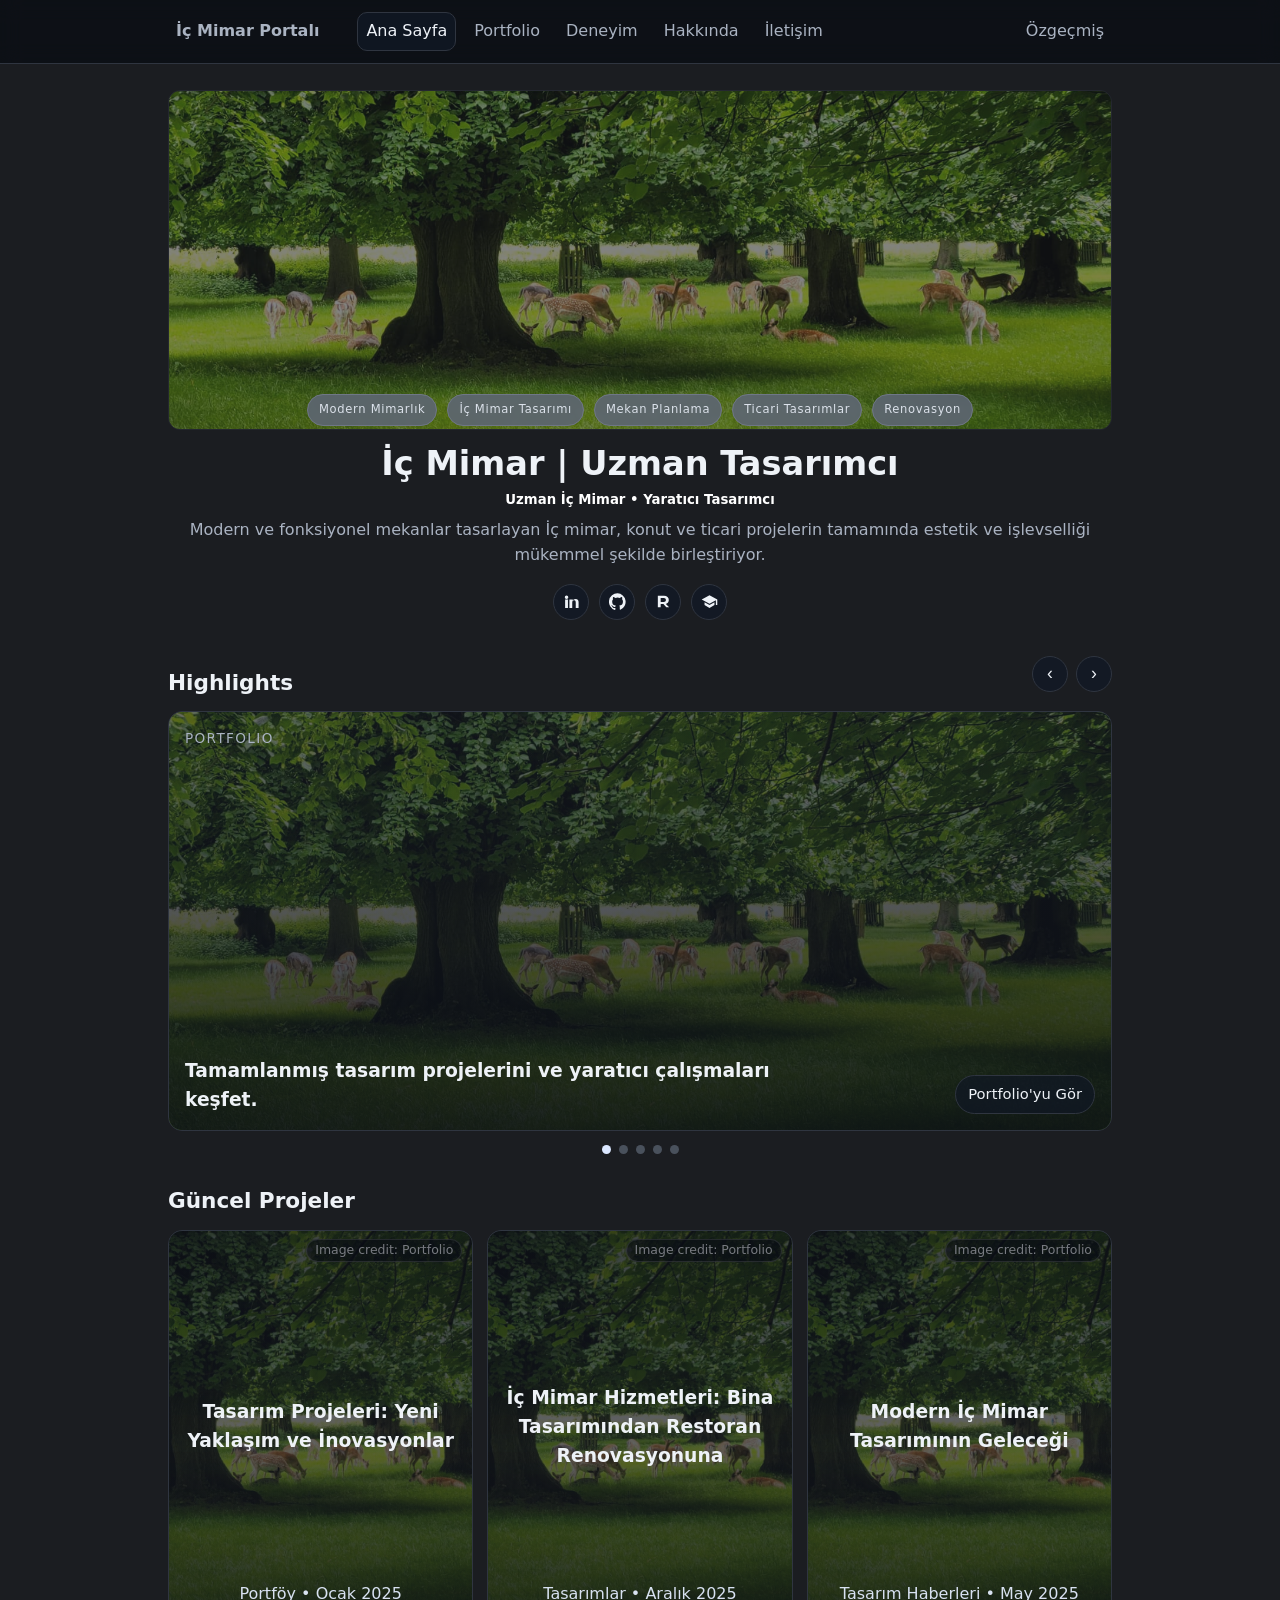
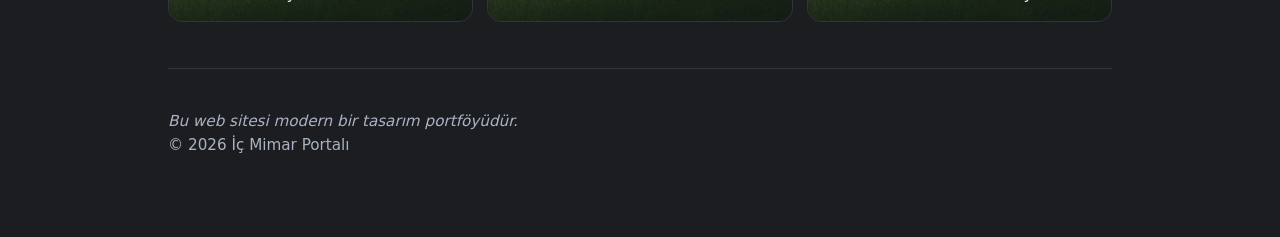
<file: index.html>
﻿<!doctype html>
<html lang="en">
<head>
  <meta charset="utf-8" />
  <meta name="viewport" content="width=device-width,initial-scale=1" />
  <title>İç Mimar Portalı</title>
  <link rel="stylesheet" href="style.css" />
  
  
  
</head>
<body>
    <div class="nav">
    <div class="nav-inner">
      <div class="leftnav">
        <span class="brand"><a class="brand" href="index.html">İç Mimar Portalı</a></span>
        <a class="active" href="index.html">Ana Sayfa</a>
        <a href="portfolio.html">Portfolio</a>
        <a href="experience.html">Deneyim</a>
        <a href="about.html">Hakkında</a>
        <a href="contact.html">İletişim</a>
      </div>
      <details class="mobile-menu">
        <summary aria-label="Open navigation menu">&#9776;</summary>
        <div class="mobile-menu-panel">
          <a class="active" href="index.html">Ana Sayfa</a>
          <a href="portfolio.html">Portfolio</a>
          <a href="experience.html">Deneyim</a>
          <a href="about.html">Hakkında</a>
          <a href="contact.html">İletişim</a>
        </div>
      </details>
      <div><a href="resume.html">Özgeçmiş</a></div>
    </div>
  </div>

  <main class="wrap">
    <div class="hero-wrap">
      <img class="hero" src="buse.jpg" alt="Portfolio Hero" />
      <div class="pills hero-pills">
        <div class="pill">Modern Mimarlık</div>
        <div class="pill">İç Mimar Tasarımı</div>
        <div class="pill">Mekan Planlama</div>
        <div class="pill">Ticari Tasarımlar</div>
        <div class="pill">Renovasyon</div>
      </div>
    </div>
    <div class="home-name-row">
      <h1 class="home-name">İç Mimar | Uzman Tasarımcı</h1>
    </div>
    <p class="index_role">Uzman İç Mimar • Yaratıcı Tasarımcı</p>
    <p class="subtitle">Modern ve fonksiyonel mekanlar tasarlayan İç mimar, konut ve ticari projelerin tamamında estetik ve işlevselliği mükemmel şekilde birleştiriyor.</p>
    <p class="pub-actions home-social-cta" aria-label="External profile links">
      <a class="home-social-btn" href="https://www.linkedin.com/in/ulubilge-ulusoy-4237b5107" target="_blank" rel="noopener noreferrer" aria-label="LinkedIn">
        <svg viewBox="0 0 24 24" aria-hidden="true"><path d="M4.98 3.5A2.5 2.5 0 1 0 5 8.5a2.5 2.5 0 0 0-.02-5zM3 9h4v12H3V9zm7 0h3.83v1.64h.05c.53-1 1.84-2.06 3.78-2.06C21.1 8.58 22 10.6 22 13.2V21h-4v-6.92c0-1.65-.03-3.77-2.3-3.77-2.3 0-2.65 1.8-2.65 3.66V21h-4V9z"/></svg>
      </a>
      <a class="home-social-btn" href="https://github.com/ulubilgeulusoy" target="_blank" rel="noopener noreferrer" aria-label="GitHub">
        <svg viewBox="0 0 24 24" aria-hidden="true"><path d="M12 .5A12 12 0 0 0 8.2 23.9c.6.1.8-.3.8-.6v-2.2c-3.3.7-4-1.4-4-1.4-.6-1.3-1.4-1.7-1.4-1.7-1.1-.8.1-.8.1-.8 1.2.1 1.8 1.2 1.8 1.2 1.1 1.8 2.8 1.3 3.5 1 .1-.8.4-1.3.8-1.6-2.6-.3-5.3-1.3-5.3-5.8 0-1.3.5-2.4 1.2-3.2-.1-.3-.5-1.5.1-3.1 0 0 1-.3 3.3 1.2a11.3 11.3 0 0 1 6 0c2.3-1.5 3.3-1.2 3.3-1.2.6 1.6.2 2.8.1 3.1.8.9 1.2 2 1.2 3.2 0 4.5-2.7 5.5-5.3 5.8.4.3.8 1 .8 2.1v3.1c0 .3.2.7.8.6A12 12 0 0 0 12 .5z"/></svg>
      </a>
      <a class="home-social-btn" href="https://www.researchgate.net/profile/Ulubilge-Ulusoy" target="_blank" rel="noopener noreferrer" aria-label="ResearchGate">
        <svg viewBox="0 0 24 24" aria-hidden="true"><path d="M4 4h8.7c4.2 0 6.8 2.3 6.8 6 0 2.7-1.5 4.7-4.1 5.5L20 20h-4.1l-4-4.4H8V20H4V4zm4 3v5.6h4.5c1.8 0 2.9-1.1 2.9-2.8S14.3 7 12.5 7H8z"/></svg>
      </a>
      <a class="home-social-btn" href="https://scholar.google.com/citations?user=ip4ev94AAAAJ&hl=en&oi=ao" target="_blank" rel="noopener noreferrer" aria-label="Google Scholar">
        <svg viewBox="0 0 24 24" aria-hidden="true"><path d="M12 3 1 9l11 6 9-4.91V17h2V9L12 3zm0 14L5 13.18V17l7 4 7-4v-3.82L12 17z"/></svg>
      </a>
    </p>

    <div class="highlights-header">
      <h2>Highlights</h2>
      <div class="carousel-controls" aria-label="Highlight carousel controls">
        <button class="carousel-btn" id="highlights-prev" type="button" aria-label="Show previous highlights">&#8249;</button>
        <button class="carousel-btn" id="highlights-next" type="button" aria-label="Show next highlights">&#8250;</button>
      </div>
    </div>
    <section class="highlights-carousel" aria-label="Highlights carousel">
      <div class="highlights-track" id="highlights-track">
        <article class="card highlight-slide">
          <img class="highlight-image" src="buse.jpg" alt="Portfolio highlight" />
          <p class="overline">Portfolio</p>
          <div class="highlight-footer">
            <h3>Tamamlanmış tasarım projelerini ve yaratıcı çalışmaları keşfet.</h3>
            <p class="pub-actions"><a class="pub-link-btn" href="portfolio.html">Portfolio'yu Gör</a></p>
          </div>
        </article>
        <article class="card highlight-slide">
          <img class="highlight-image" src="buse.jpg" alt="Deneyim highlight" />
          <p class="overline">Deneyim</p>
          <div class="highlight-footer">
            <h3>Profesyonel deneyim, liderlik ve takım çalışması sonuçları.</h3>
            <p class="pub-actions"><a class="pub-link-btn" href="experience.html">Deneyimi Gör</a></p>
          </div>
        </article>
        <article class="card highlight-slide">
          <img class="highlight-image" src="buse.jpg" alt="Hakkında highlight" />
          <p class="overline">Hakkında</p>
          <div class="highlight-footer">
            <h3>Beni tanı, ilham kaynaklarımı ve kariyer yolumu keşfet.</h3>
            <p class="pub-actions"><a class="pub-link-btn" href="about.html">Hakkında Oku</a></p>
          </div>
        </article>
        <article class="card highlight-slide">
          <img class="highlight-image" src="buse.jpg" alt="İçerik highlight" />
          <p class="overline">İletişim</p>
          <div class="highlight-footer">
            <h3>Benimle iletişim kur, yeni projeler hakkında konuşalım.</h3>
            <p class="pub-actions"><a class="pub-link-btn" href="contact.html">İletişim Bilgileri</a></p>
          </div>
        </article>
        <article class="card highlight-slide">
          <img class="highlight-image" src="buse.jpg" alt="Hakkında" />
          <p class="overline">Özgeçmiş</p>
          <div class="highlight-footer">
            <h3>Profesyonel özgeçmiş ve sertifikalar</h3>
            <p class="pub-actions"><a class="pub-link-btn" href="resume.html">Özgeçmiş'i İndir</a></p>
          </div>
        </article>
      </div>
    </section>
    <div class="carousel-dots" id="highlights-dots" aria-label="Highlights slide selectors"></div>

    <h2 id="section-news">Güncel Projeler</h2>
    <div class="grid news-grid">
      <article class="card span news-flip-card" tabindex="0">
        <div class="news-flip-inner">
          <div class="news-face news-face-front">
            <div class="image-with-credit">
              <img class="modal-img-thumb-news" src="buse.jpg" alt="Proje Haberi"/>
              <span class="image-credit">Image credit: Portfolio</span>
            </div>
            <h3>Tasarım Projeleri: Yeni Yaklaşım ve İnovasyonlar</h3>
            <p class="pub-actions mobile-news-action"><a class="pub-link-btn" href="#">Makaleyi Oku</a></p>
            <p class="meta">Portföy • Ocak 2025</p>  
          </div>
          <div class="news-face news-face-back">
            <div class="image-with-credit">
              <img class="modal-img-thumb-news" src="buse.jpg" alt="Proje Haberi"/>
              <span class="image-credit">Image credit: Portfolio</span>
            </div>
            <div class="pub-row news-meta-row">
              <p class="pub-actions"><a class="pub-link-btn" href="#">Makaleyi Oku</a></p>
            </div>
          </div>
        </div>
      </article>
      <article class="card span news-flip-card" tabindex="0">
        <div class="news-flip-inner">
          <div class="news-face news-face-front">
            <div class="image-with-credit">
              <img class="modal-img-thumb-news" src="buse.jpg" alt="İç Mimar Tasarım"/>
              <span class="image-credit">Image credit: Portfolio</span>
            </div>
            <h3>İç Mimar Hizmetleri: Bina Tasarımından Restoran Renovasyonuna</h3>
            <p class="pub-actions mobile-news-action"><a class="pub-link-btn" href="#">Makaleyi Oku</a></p>
            <p class="meta">Tasarımlar • Aralık 2025</p>
          </div>
          <div class="news-face news-face-back">
            <div class="image-with-credit">
              <img class="modal-img-thumb-news" src="buse.jpg" alt="İç Mimar Tasarım"/>
              <span class="image-credit">Image credit: Portfolio</span>
            </div>
            <div class="pub-row news-meta-row">   
              <p class="pub-actions"><a class="pub-link-btn" href="#">Makaleyi Oku</a></p>
            </div>
          </div>
        </div>
      </article>
      <article class="card span news-flip-card" tabindex="0">
        <div class="news-flip-inner">
          <div class="news-face news-face-front">
            <div class="image-with-credit">
              <img class="modal-img-thumb-news" src="buse.jpg" alt="Modern İç Mimar Alan"/>
              <span class="image-credit">Image credit: Portfolio</span>
            </div>
            <h3>Modern İç Mimar Tasarımının Geleceği</h3>
            <p class="pub-actions mobile-news-action"><a class="pub-link-btn" href="#">Makaleyi Oku</a></p>
            <p class="meta">Tasarım Haberleri • May 2025</p>
          </div>
          <div class="news-face news-face-back">
            <div class="image-with-credit">
              <img class="modal-img-thumb-news" src="buse.jpg" alt="Modern İç Mimar Alan"/>
              <span class="image-credit">Image credit: Portfolio</span>
            </div>
            <div class="pub-row news-meta-row">
              <p class="pub-actions"><a class="pub-link-btn" href="#">Makaleyi Oku</a></p>
            </div>
          </div>
        </div>
      </article>
    </div>

    <footer>
      <br><i>Bu web sitesi modern bir tasarım portföyüdür.</i>
      <br>© <span id="year"></span> İç Mimar Portalı
    </footer>
  </main>

  <script>
    (function initHighlightsCarousel() {
      const carousel = document.querySelector(".highlights-carousel");
      const track = document.getElementById("highlights-track");
      const prevBtn = document.getElementById("highlights-prev");
      const nextBtn = document.getElementById("highlights-next");
      const dotsWrap = document.getElementById("highlights-dots");
      if (!carousel || !track || !prevBtn || !nextBtn || !dotsWrap) return;

      const slides = Array.from(track.querySelectorAll(".highlight-slide"));
      if (slides.length < 2) return;

      const firstClone = slides[0].cloneNode(true);
      const lastClone = slides[slides.length - 1].cloneNode(true);
      firstClone.setAttribute("aria-hidden", "true");
      lastClone.setAttribute("aria-hidden", "true");
      track.insertBefore(lastClone, slides[0]);
      track.appendChild(firstClone);

      const allSlides = Array.from(track.querySelectorAll(".highlight-slide"));
      let index = 1; // start at first real slide
      let isTransitioning = false;

      const dots = slides.map(function (_, i) {
        const dot = document.createElement("button");
        dot.className = "carousel-dot";
        dot.type = "button";
        dot.setAttribute("aria-label", `Go to highlight ${i + 1}`);
        dot.addEventListener("click", function () {
          if (isTransitioning) return;
          index = i + 1;
          updateCarousel(true);
        });
        dotsWrap.appendChild(dot);
        return dot;
      });

      function activeDotIndex() {
        if (index === 0) return slides.length - 1;
        if (index === allSlides.length - 1) return 0;
        return index - 1;
      }

      function updateCarousel(withTransition) {
        const slideWidth = allSlides[0].getBoundingClientRect().width;
        track.style.transition = withTransition ? "transform 320ms ease" : "none";
        track.style.transform = `translateX(-${index * slideWidth}px)`;
        dots.forEach(function (dot, dotIndex) {
          dot.classList.toggle("active", dotIndex === activeDotIndex());
        });
      }

      prevBtn.addEventListener("click", function () {
        if (isTransitioning) return;
        isTransitioning = true;
        index -= 1;
        updateCarousel(true);
      });

      nextBtn.addEventListener("click", function () {
        if (isTransitioning) return;
        isTransitioning = true;
        index += 1;
        updateCarousel(true);
      });

      let touchStartX = 0;
      let touchStartY = 0;
      carousel.addEventListener("touchstart", function (event) {
        const touch = event.changedTouches[0];
        touchStartX = touch.clientX;
        touchStartY = touch.clientY;
      }, { passive: true });

      carousel.addEventListener("touchend", function (event) {
        const touch = event.changedTouches[0];
        const deltaX = touch.clientX - touchStartX;
        const deltaY = touch.clientY - touchStartY;
        const isHorizontalSwipe = Math.abs(deltaX) > 45 && Math.abs(deltaX) > Math.abs(deltaY);
        if (!isHorizontalSwipe) return;
        if (isTransitioning) return;

        isTransitioning = true;
        if (deltaX < 0) {
          index += 1;
        } else {
          index -= 1;
        }
        updateCarousel(true);
      }, { passive: true });

      track.addEventListener("transitionend", function () {
        if (index === 0) {
          index = slides.length;
          updateCarousel(false);
        } else if (index === allSlides.length - 1) {
          index = 1;
          updateCarousel(false);
        }
        isTransitioning = false;
      });

      window.addEventListener("resize", function () {
        updateCarousel(false);
      });
      updateCarousel(false);
    })();

    (function initNewsCubeCarousel() {
      const newsGrid = document.querySelector(".news-grid");
      if (!newsGrid) return;
      const cards = Array.from(newsGrid.querySelectorAll(".news-flip-card"));
      if (cards.length < 2) return;

      const mobileQuery = window.matchMedia("(max-width: 760px)");
      let index = 0;
      let touchStartX = 0;
      let touchStartY = 0;
      let isAnimating = false;

      function setStates() {
        cards.forEach(function (card, i) {
          card.classList.remove("cube-current", "cube-next", "cube-prev", "cube-hidden");
          const next = (index + 1) % cards.length;
          const prev = (index - 1 + cards.length) % cards.length;
          if (i === index) {
            card.classList.add("cube-current");
          } else if (i === next) {
            card.classList.add("cube-next");
          } else if (i === prev) {
            card.classList.add("cube-prev");
          } else {
            card.classList.add("cube-hidden");
          }
        });
      }

      function goNext() {
        if (isAnimating) return;
        isAnimating = true;
        index = (index + 1) % cards.length;
        setStates();
        window.setTimeout(function () { isAnimating = false; }, 430);
      }

      function goPrev() {
        if (isAnimating) return;
        isAnimating = true;
        index = (index - 1 + cards.length) % cards.length;
        setStates();
        window.setTimeout(function () { isAnimating = false; }, 430);
      }

      function enableMobileCube() {
        newsGrid.classList.add("cube-mode");
        setStates();
      }

      function disableMobileCube() {
        newsGrid.classList.remove("cube-mode");
        cards.forEach(function (card) {
          card.classList.remove("cube-current", "cube-next", "cube-prev", "cube-hidden");
        });
      }

      function syncMode() {
        if (mobileQuery.matches) enableMobileCube();
        else disableMobileCube();
      }

      newsGrid.addEventListener("touchstart", function (event) {
        if (!mobileQuery.matches) return;
        const touch = event.changedTouches[0];
        touchStartX = touch.clientX;
        touchStartY = touch.clientY;
      }, { passive: true });

      newsGrid.addEventListener("touchend", function (event) {
        if (!mobileQuery.matches) return;
        const touch = event.changedTouches[0];
        const deltaX = touch.clientX - touchStartX;
        const deltaY = touch.clientY - touchStartY;
        const isHorizontalSwipe = Math.abs(deltaX) > 40 && Math.abs(deltaX) > Math.abs(deltaY);
        if (!isHorizontalSwipe) return;
        if (deltaX < 0) goNext();
        else goPrev();
      }, { passive: true });

      mobileQuery.addEventListener("change", syncMode);
      syncMode();
    })();
  </script>

  <script>
    document.getElementById("year").textContent = new Date().getFullYear();
  </script>

</body>
</html>
</file>
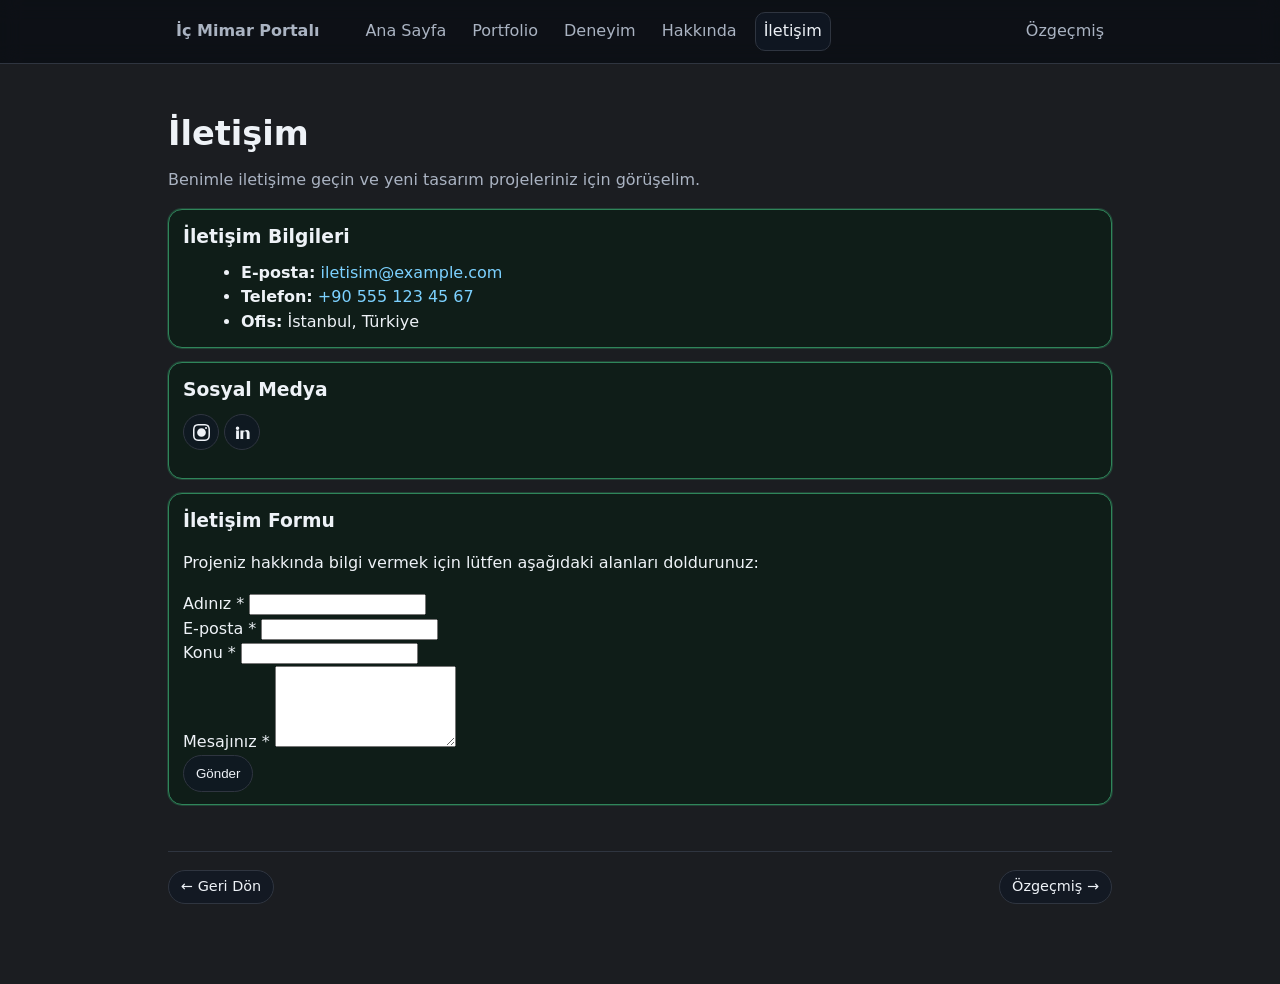
<file: contact.html>
<!doctype html>
<html lang="en">
<head>
  <meta charset="utf-8" />
  <meta name="viewport" content="width=device-width,initial-scale=1" />
  <title>İletişim - İç Mimar Portalı</title>
  <link rel="stylesheet" href="style.css" />
</head>
<body>
    <div class="nav">
    <div class="nav-inner">
      <div class="leftnav">
        <span class="brand"><a class="brand" href="index.html">İç Mimar Portalı</a></span>
        <a href="index.html">Ana Sayfa</a>
        <a href="portfolio.html">Portfolio</a>
        <a href="experience.html">Deneyim</a>
        <a href="about.html">Hakkında</a>
        <a class="active" href="contact.html">İletişim</a>
      </div>
      <details class="mobile-menu">
        <summary aria-label="Open navigation menu">&#9776;</summary>
        <div class="mobile-menu-panel">
          <a href="index.html">Ana Sayfa</a>
          <a href="portfolio.html">Portfolio</a>
          <a href="experience.html">Deneyim</a>
          <a href="about.html">Hakkında</a>
          <a class="active" href="contact.html">İletişim</a>
        </div>
      </details>
      <div><a href="resume.html">Özgeçmiş</a></div>
    </div>
  </div>

  <main class="wrap">
    <h1>İletişim</h1>
    <p class="subtitle">Benimle iletişime geçin ve yeni tasarım projeleriniz için görüşelim.</p>

    <div class="grid">
      <div class="card highlight">
        <h3>İletişim Bilgileri</h3>
        <ul>
          <li><strong>E-posta:</strong> <a href="mailto:iletisim@example.com">iletisim@example.com</a></li>
          <li><strong>Telefon:</strong> <a href="tel:+905551234567">+90 555 123 45 67</a></li>
          <li><strong>Ofis:</strong> İstanbul, Türkiye</li>
        </ul>
      </div>

      <div class="card highlight">
        <h3>Sosyal Medya</h3>
        <p class="pub-actions" aria-label="Social profile links">
          <a class="home-social-btn" href="https://www.instagram.com" target="_blank" rel="noopener noreferrer" aria-label="Instagram">
            <svg viewBox="0 0 24 24" aria-hidden="true"><path d="M12 2.163c3.204 0 3.584.012 4.85.07 3.252.148 4.771 1.691 4.919 4.919.058 1.266.069 1.646.069 4.85 0 3.204-.012 3.584-.07 4.85-.149 3.225-1.664 4.771-4.919 4.919-1.266.058-1.644.07-4.85.07-3.204 0-3.584-.012-4.85-.07-3.251-.149-4.771-1.699-4.919-4.92-.058-1.265-.07-1.644-.07-4.849 0-3.204.013-3.583.07-4.849.149-3.227 1.664-4.771 4.919-4.919 1.266-.057 1.645-.069 4.849-.069zm0-2.163c-3.259 0-3.667.014-4.947.072-4.358.2-6.78 2.618-6.98 6.98-.059 1.281-.073 1.689-.073 4.948 0 3.259.014 3.668.072 4.948.2 4.358 2.618 6.78 6.98 6.98 1.281.058 1.689.072 4.948.072 3.259 0 3.668-.014 4.948-.072 4.354-.2 6.782-2.618 6.979-6.98.059-1.28.073-1.689.073-4.948 0-3.259-.014-3.667-.072-4.947-.196-4.354-2.617-6.78-6.979-6.98-1.281-.059-1.69-.073-4.949-.073zM5.838 12a6.162 6.162 0 1 1 12.324 0 6.162 6.162 0 0 1-12.324 0zM12 16a4 4 0 1 1 0-8 4 4 0 0 1 0 8zm4.965-10.322a1.44 1.44 0 1 1 2.881.001 1.44 1.44 0 0 1-2.881-.001z"/></svg>
          </a>
          <a class="home-social-btn" href="https://www.linkedin.com" target="_blank" rel="noopener noreferrer" aria-label="LinkedIn">
            <svg viewBox="0 0 24 24" aria-hidden="true"><path d="M4.98 3.5A2.5 2.5 0 1 0 5 8.5a2.5 2.5 0 0 0-.02-5zM3 9h4v12H3V9zm7 0h3.83v1.64h.05c.53-1 1.84-2.06 3.78-2.06C21.1 8.58 22 10.6 22 13.2V21h-4v-6.92c0-1.65-.03-3.77-2.3-3.77-2.3 0-2.65 1.8-2.65 3.66V21h-4V9z"/></svg>
          </a>
        </p>
      </div>

      <div class="card highlight">
        <h3>İletişim Formu</h3>
        <p>Projeniz hakkında bilgi vermek için lütfen aşağıdaki alanları doldurunuz:</p>
        <form class="contact-form">
          <div class="form-group">
            <label for="name">Adınız *</label>
            <input type="text" id="name" name="name" required>
          </div>
          <div class="form-group">
            <label for="email">E-posta *</label>
            <input type="email" id="email" name="email" required>
          </div>
          <div class="form-group">
            <label for="subject">Konu *</label>
            <input type="text" id="subject" name="subject" required>
          </div>
          <div class="form-group">
            <label for="message">Mesajınız *</label>
            <textarea id="message" name="message" rows="5" required></textarea>
          </div>
          <button type="submit" class="btn">Gönder</button>
        </form>
      </div>
    </div>

    <footer class="page-pager">
      <a class="page-pager-link" href="about.html" aria-label="Go to previous page: Hakkında">&larr; Geri Dön</a>
      <a class="page-pager-link" href="resume.html" aria-label="Go to next page: Özgeçmiş">Özgeçmiş &rarr;</a>
    </footer>
  </main>
</body>
</html>
</file>
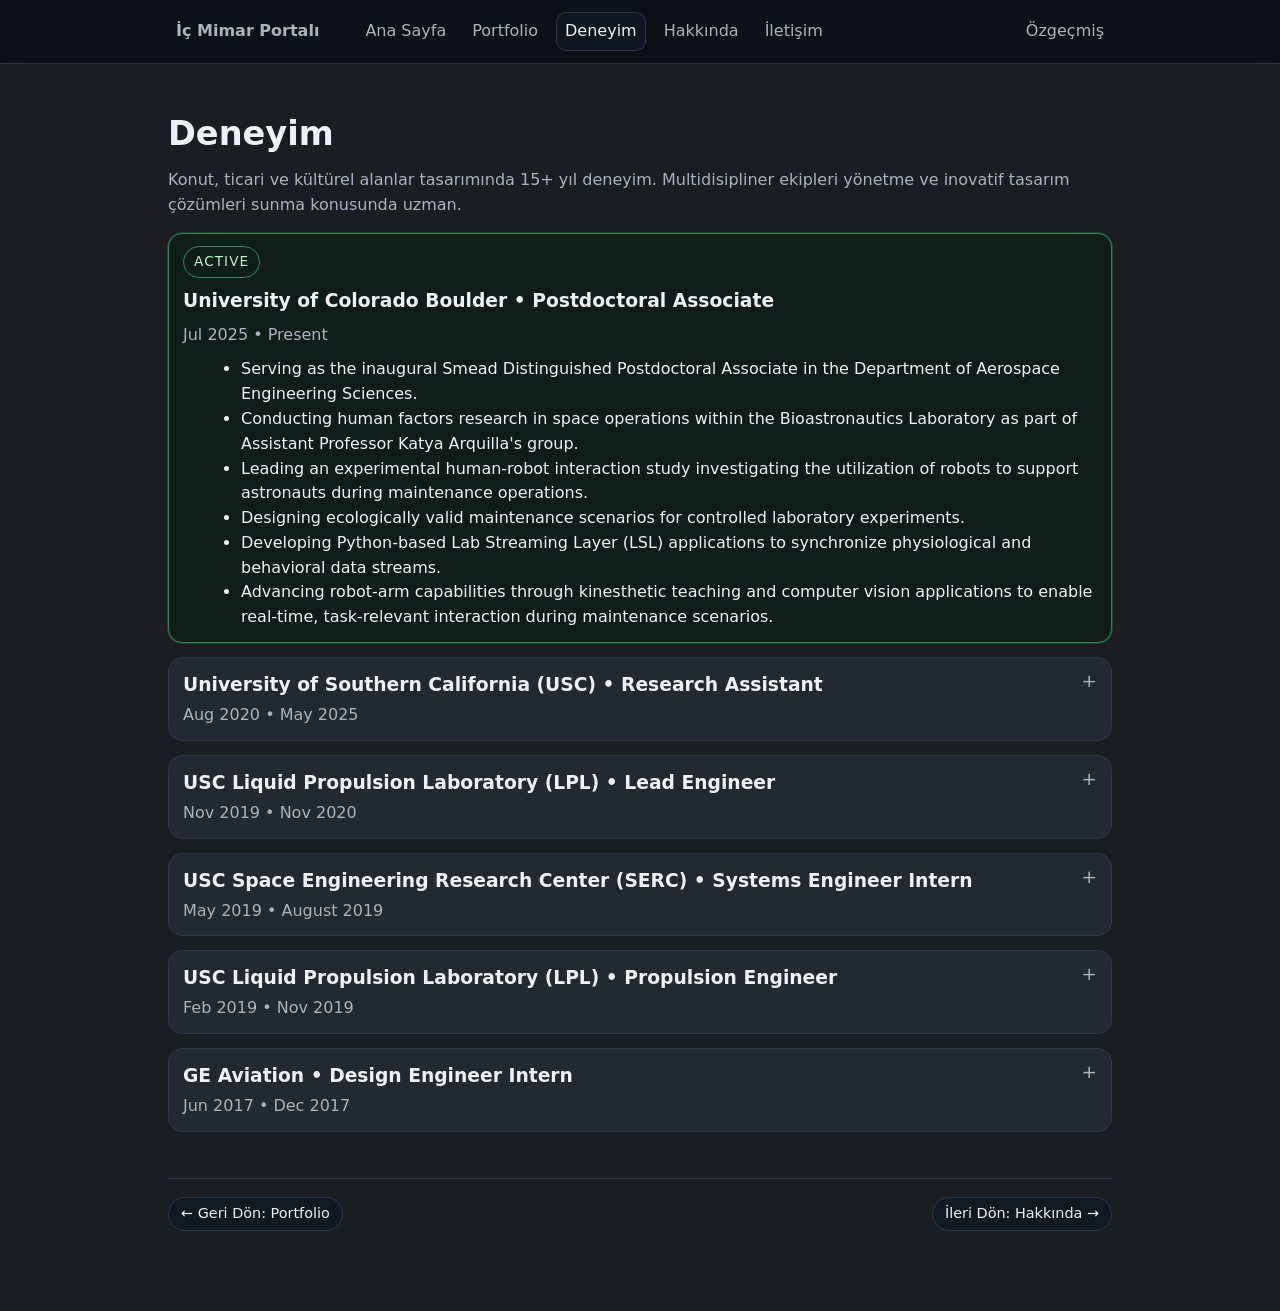
<file: experience.html>
﻿<!doctype html>
<html lang="en">
<head>
  <meta charset="utf-8" />
  <meta name="viewport" content="width=device-width,initial-scale=1" />
  <title>Deneyim • İç Mimar Portalı</title>
  <link rel="stylesheet" href="style.css" />
</head>
<body>
    <div class="nav">
    <div class="nav-inner">
      <div class="leftnav">
        <span class="brand"><a class="brand" href="index.html">İç Mimar Portalı</a></span>
        <a href="index.html">Ana Sayfa</a>
        <a href="portfolio.html">Portfolio</a>
        <a class="active" href="experience.html">Deneyim</a>
        <a href="about.html">Hakkında</a>
        <a href="contact.html">İletişim</a>
      </div>
      <details class="mobile-menu">
        <summary aria-label="Open navigation menu">&#9776;</summary>
        <div class="mobile-menu-panel">
          <a href="index.html">Ana Sayfa</a>
          <a href="portfolio.html">Portfolio</a>
          <a class="active" href="experience.html">Deneyim</a>
          <a href="about.html">Hakkında</a>
          <a href="contact.html">İletişim</a>
        </div>
      </details>
      <div><a href="resume.html">Özgeçmiş</a></div>
    </div>
  </div>

  <main class="wrap">
    <h1>Deneyim</h1>
    <p class="subtitle">Konut, ticari ve kültürel alanlar tasarımında 15+ yıl deneyim. Multidisipliner ekipleri yönetme ve inovatif tasarım çözümleri sunma konusunda uzman.</p>

    <div class="grid">
      <div class="card highlight">
        <div class="card-tag">Active</div>
        <h3>University of Colorado Boulder • Postdoctoral Associate</h3>
        <p class="meta">Jul 2025 • Present</p>
        <ul>
          <li>Serving as the inaugural Smead Distinguished Postdoctoral Associate in the Department of Aerospace Engineering Sciences.</li>
          <li>Conducting human factors research in space operations within the Bioastronautics Laboratory as part of Assistant Professor Katya Arquilla's group.</li>
          <li>Leading an experimental human-robot interaction study investigating the utilization of robots to support astronauts during maintenance operations.</li>
          <li>Designing ecologically valid maintenance scenarios for controlled laboratory experiments.</li>
          <li>Developing Python-based Lab Streaming Layer (LSL) applications to synchronize physiological and behavioral data streams.</li>
          <li>Advancing robot-arm capabilities through kinesthetic teaching and computer vision applications to enable real-time, task-relevant interaction during maintenance scenarios.</li>
        </ul>
      </div>

      <details class="card experience-accordion">
        <summary>
          <h3>University of Southern California (USC) • Research Assistant</h3>
          <p class="meta">Aug 2020 • May 2025</p>
        </summary>
        <ul>
          <li>Conducted research in the Astronaut Performance Laboratory within the Department of Astronautical Engineering under the supervision of former NASA astronaut Professor Garrett E. Reisman.</li>
          <li>Designed and executed two human-AI interaction experiments involving 60+ participants.</li>
          <li>Conducted a survey study with ten former astronauts to characterize interaction dynamics between astronauts and mission control during maintenance operations, informing human-AI interaction design.</li>
          <li>Built Python-based GUIs and analytical tools for data collection; performed statistical analysis in MATLAB and R.</li>
          <li>Performed comprehensive literature reviews on human factors metrics and human spaceflight operational procedures.</li>
          <li>This role was funded by <a href="https://www.nasa.gov/directorates/stmd/space-tech-research-grants/habitats-optimized-for-missions-of-exploration-home/" target="_blank" rel="noopener">Habitats Optimized for Missions of Exploration (HOME)</a>, 
            a NASA Space Technology Research Institute (STRI). HOME-affiliated appointments are listed below.</li>
          <div class="home-roles">
            <ul>
              <li class="home-role-card"><strong>Scenario Scientist, NASA STRI HOME (Jan 2023 - Jun 2023)</strong>
                <ul>
                  <li>Led development of an ECLSS maintenance demonstration scenario with human-robot interaction under the supervision of HOME Director and former NASA astronaut Professor Steve K. Robinson.</li>
                  <li>Coordinated with stakeholders to integrate multidisciplinary projects into a cohesive operational scenario.</li>
                  <li>Co-developed a robotically manipulable ECLSS testbed for use in the Capstone demonstration.</li></ul>
              </li>
              <li class="home-role-card"><strong>Capstone Captain, NASA STRI HOME (Jan 2024 - Jun 2024)</strong>
                <ul>
                  <li>Co-led the development and execution of a capstone demo simulating deep-space habitat ECLSS maintenance with astronauts, AI, and robotic agents.</li>
                  <li>Coordinated research and engineering efforts among stakeholders, co-developed the operational scenario, and integrated multidisciplinary work into a cohesive demo that met NASA requirements.</li></ul>
              </li>
            </ul>
          </div>
        </ul>
      </details>

      <details class="card experience-accordion">
        <summary>
          <h3>USC Liquid Propulsion Laboratory (LPL) • Lead Engineer</h3>
          <p class="meta">Nov 2019 • Nov 2020</p>
        </summary>
        <ul>
          <li>Managed a nonprofit academic propulsion group, leading 40+ students and overseeing an annual budget of approximately $60k.</li>
          <li>Assumed leadership of ongoing research initialization on particle shedding in 3D-printed metal rocket engines with The Aerospace Corporation, leading statement-of-work development and coordinating with University Corporate Relations to launch the sponsored research collaboration.</li>
          <li>Managed end-to-end project execution for the design of a liquid rocket engine test stand in collaboration with Pangea Propulsion, serving as project coordinator overseeing timelines, deliverables, and technical alignment.</li>
          <li>Implemented industry-aligned organizational and technical operating standards across laboratory activities.</li>
          <li>Coordinated with USC Environmental Health &amp; Safety (EH&amp;S) to establish testing protocols and COVID-era operational procedures.</li>
          <li>Defined high-level project goals for the design and testing of rocket engines and feed systems.</li>
          <li>Negotiated with university administrators to secure additional operational space for the laboratory.</li>
        </ul>
      </details>

      <details class="card experience-accordion">
        <summary>
          <h3>USC Space Engineering Research Center (SERC) • Systems Engineer Intern</h3>
          <p class="meta">May 2019 • August 2019</p>
        </summary>
        <ul>
          <li>Participated in a summer internship in SERC, part of USC's Information Sciences Institute (ISI), under the supervision of Professor David Barnhart.</li>
          <li>Generated system requirements for an Earth-based lunar lander simulator (LEAPFROG Gen 1).</li>
          <li>Co-built the LEAPFROG structure and cold-thruster guidance system.</li>
          <li>Integrated the LEAPFROG structure into a 3-DOF ball-bearing testbed for guidance and control experiments.</li>
        </ul>
      </details>

      <details class="card experience-accordion">
        <summary>
          <h3>USC Liquid Propulsion Laboratory (LPL) • Propulsion Engineer</h3>
          <p class="meta">Feb 2019 • Nov 2019</p>
        </summary>
        <ul>
          <li>Volunteered with a nonprofit academic propulsion group alongside graduate and undergraduate USC students to build and test liquid rocket engines.</li>
          <li>Integrated a pyro igniter into a LOX - Kerosene rocket engine for static-fire testing, collaborating with two other graduate student engineers.</li>
          <li>Supported in-house water flow testing operations of a GOX - Kerosene rocket engine injector.</li>
        </ul>
      </details>  

      <details class="card experience-accordion">
        <summary>
          <h3>GE Aviation • Design Engineer Intern</h3>
          <p class="meta">Jun 2017 • Dec 2017</p>
        </summary>
        <ul>
          <li>Supported Material Review Board (MRB) engineers by performing calculations, modeling, and analytical studies to evaluate nonconformance in manufactured LM2500 engine components.</li>
        </ul>
      </details>
    </div>

    <footer class="page-pager">
      <a class="page-pager-link" href="portfolio.html" aria-label="Go to previous page: Portfolio">&larr; Geri Dön: Portfolio</a>
      <a class="page-pager-link" href="about.html" aria-label="Go to next page: Hakkında">İleri Dön: Hakkında &rarr;</a>
    </footer>
  </main>
</body>
</html>
</file>
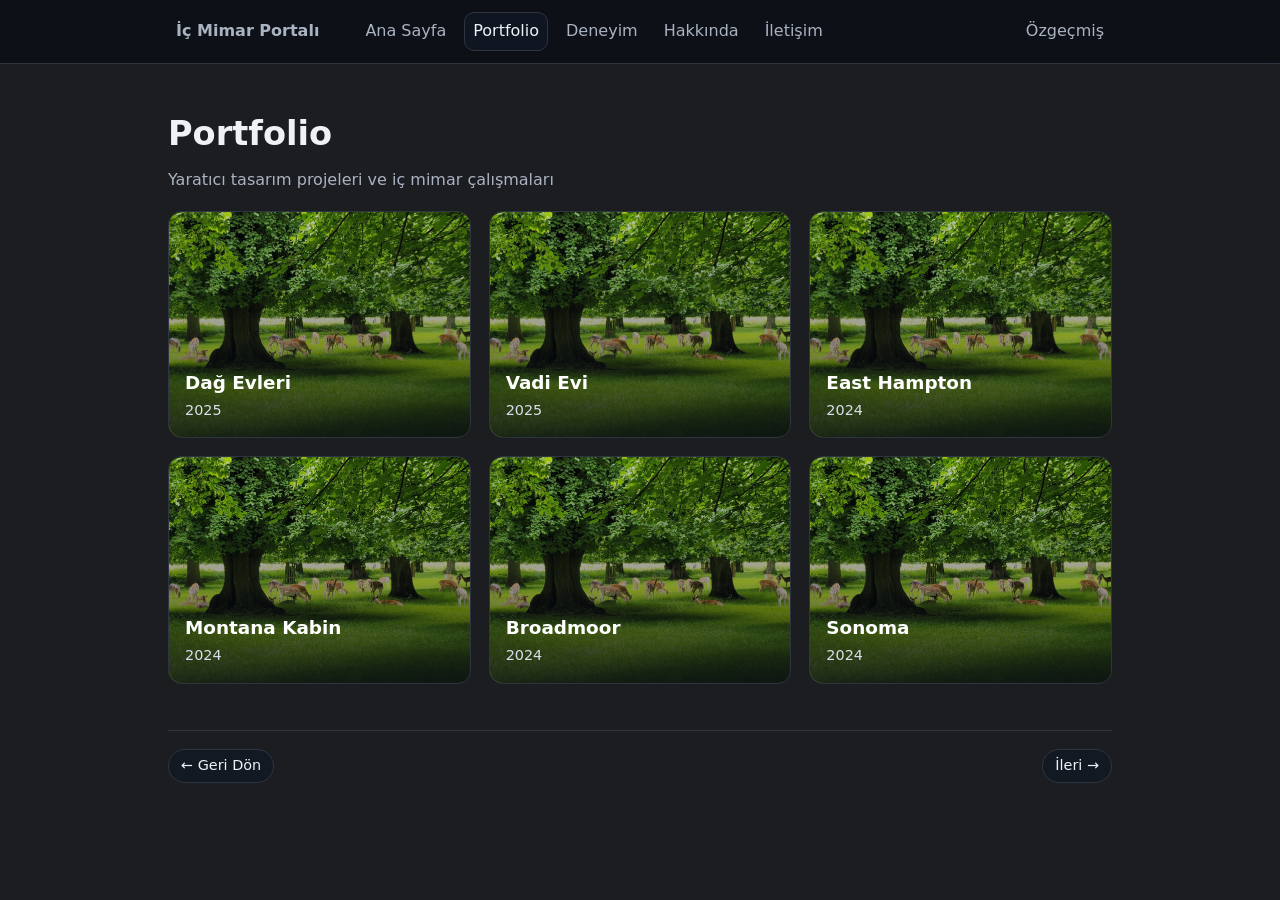
<file: portfolio.html>
<!doctype html>
<html lang="en">
<head>
  <meta charset="utf-8" />
  <meta name="viewport" content="width=device-width,initial-scale=1" />
  <title>Portfolio - İç Mimar Portalı</title>
  <link rel="stylesheet" href="style.css" />
</head>
<body>
    <div class="nav">
    <div class="nav-inner">
      <div class="leftnav">
        <span class="brand"><a class="brand" href="index.html">İç Mimar Portalı</a></span>
        <a href="index.html">Ana Sayfa</a>
        <a class="active" href="portfolio.html">Portfolio</a>
        <a href="experience.html">Deneyim</a>
        <a href="about.html">Hakkında</a>
        <a href="contact.html">İletişim</a>
      </div>
      <details class="mobile-menu">
        <summary aria-label="Open navigation menu">&#9776;</summary>
        <div class="mobile-menu-panel">
          <a href="index.html">Ana Sayfa</a>
          <a class="active" href="portfolio.html">Portfolio</a>
          <a href="experience.html">Deneyim</a>
          <a href="about.html">Hakkında</a>
          <a href="contact.html">İletişim</a>
        </div>
      </details>
      <div><a href="resume.html">Özgeçmiş</a></div>
    </div>
  </div>

  <main class="wrap">
    <h1>Portfolio</h1>
    <p class="subtitle">Yaratıcı tasarım projeleri ve iç mimar çalışmaları</p>

    <div class="portfolio-grid">
      <a href="project-mountain.html" class="portfolio-item">
        <div class="portfolio-image-wrapper">
          <img src="buse.jpg" alt="Dağ Evleri Projesi" class="portfolio-image" />
          <div class="portfolio-overlay">
            <div class="portfolio-text">
              <h3>Dağ Evleri</h3>
              <p>2025</p>
            </div>
          </div>
        </div>
      </a>

      <a href="project-valley.html" class="portfolio-item">
        <div class="portfolio-image-wrapper">
          <img src="buse.jpg" alt="Vadi Evi Projesi" class="portfolio-image" />
          <div class="portfolio-overlay">
            <div class="portfolio-text">
              <h3>Vadi Evi</h3>
              <p>2025</p>
            </div>
          </div>
        </div>
      </a>

      <a href="project-eastend.html" class="portfolio-item">
        <div class="portfolio-image-wrapper">
          <img src="buse.jpg" alt="East Hampton Projesi" class="portfolio-image" />
          <div class="portfolio-overlay">
            <div class="portfolio-text">
              <h3>East Hampton</h3>
              <p>2024</p>
            </div>
          </div>
        </div>
      </a>

      <a href="project-cabins.html" class="portfolio-item">
        <div class="portfolio-image-wrapper">
          <img src="buse.jpg" alt="Montana Kabin Projesi" class="portfolio-image" />
          <div class="portfolio-overlay">
            <div class="portfolio-text">
              <h3>Montana Kabin</h3>
              <p>2024</p>
            </div>
          </div>
        </div>
      </a>

      <a href="project-broadmoor.html" class="portfolio-item">
        <div class="portfolio-image-wrapper">
          <img src="buse.jpg" alt="Broadmoor Projesi" class="portfolio-image" />
          <div class="portfolio-overlay">
            <div class="portfolio-text">
              <h3>Broadmoor</h3>
              <p>2024</p>
            </div>
          </div>
        </div>
      </a>

      <a href="project-sonoma.html" class="portfolio-item">
        <div class="portfolio-image-wrapper">
          <img src="buse.jpg" alt="Sonoma Projesi" class="portfolio-image" />
          <div class="portfolio-overlay">
            <div class="portfolio-text">
              <h3>Sonoma</h3>
              <p>2024</p>
            </div>
          </div>
        </div>
      </a>
    </div>

    <footer class="page-pager">
      <a class="page-pager-link" href="index.html" aria-label="Go to previous page: Ana Sayfa">&larr; Geri Dön</a>
      <a class="page-pager-link" href="experience.html" aria-label="Go to next page: Deneyim">İleri &rarr;</a>
    </footer>
  </main>
</body>
</html>
</file>
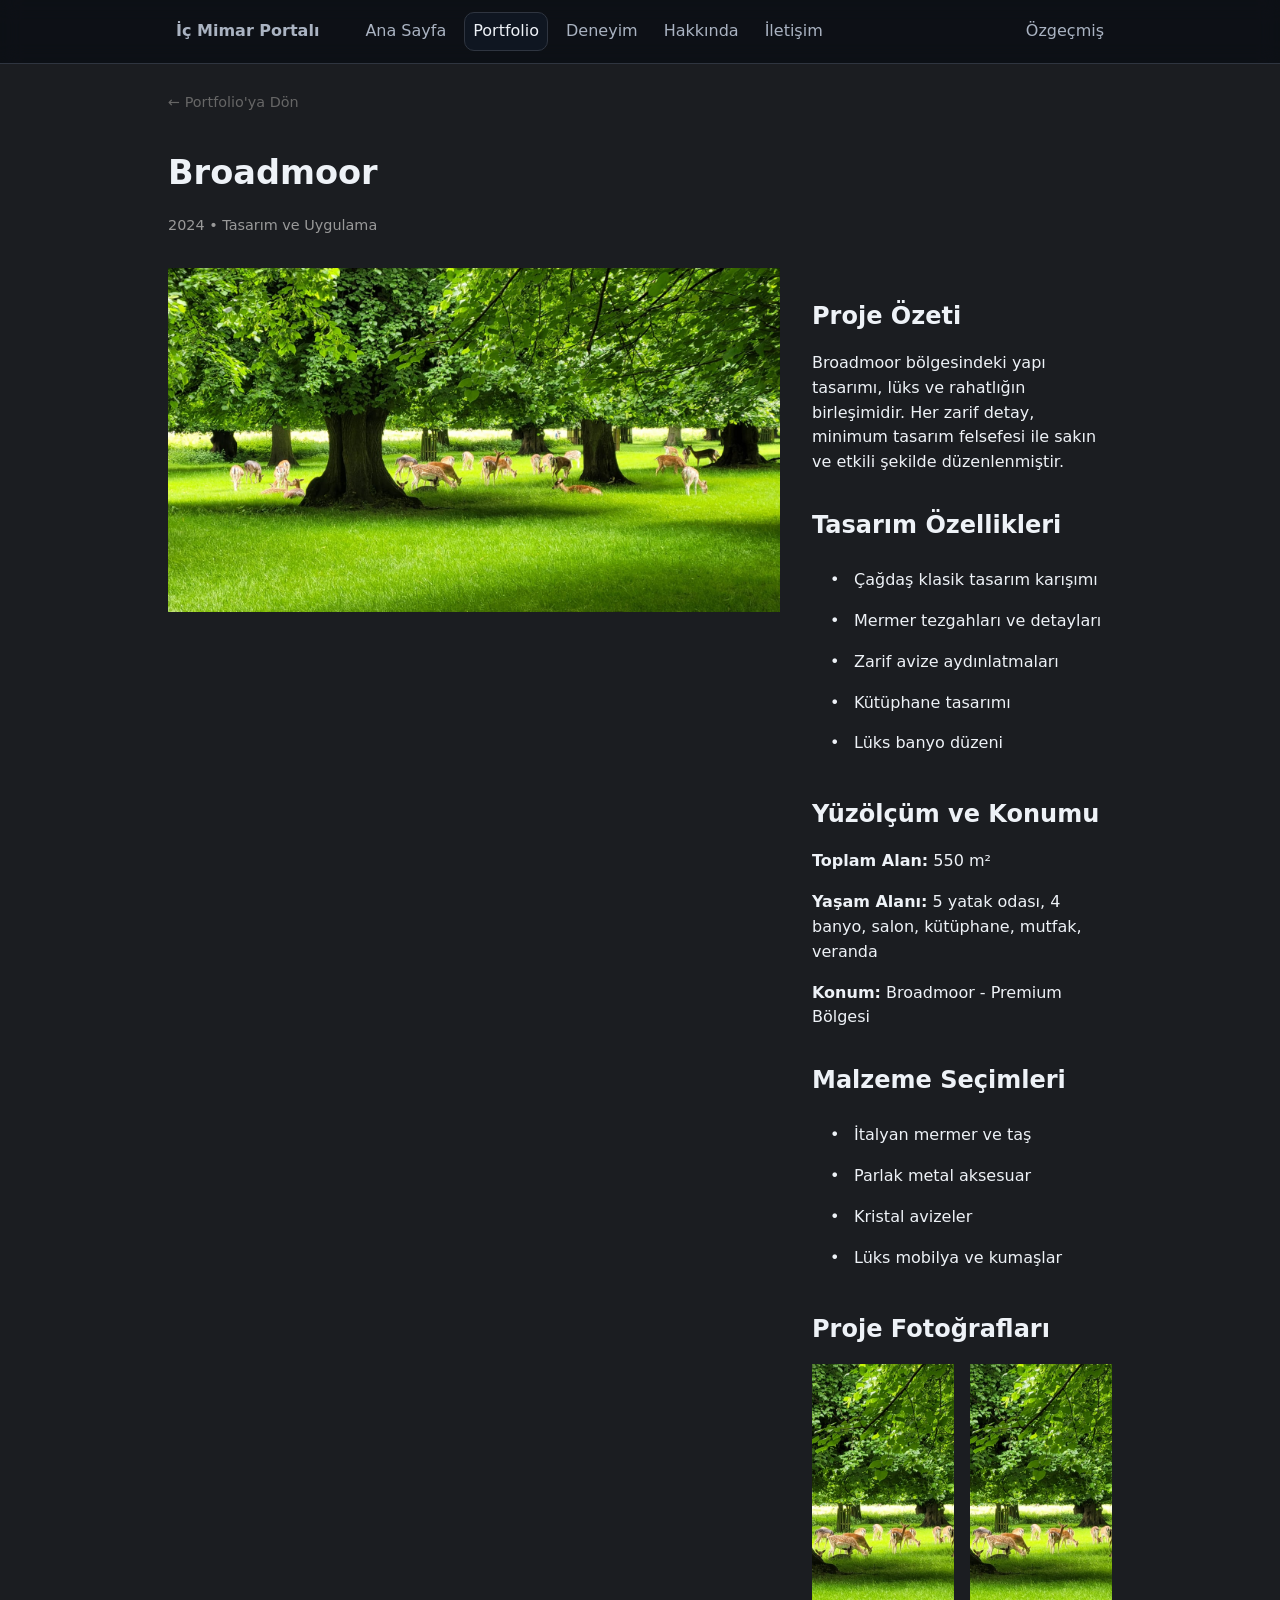
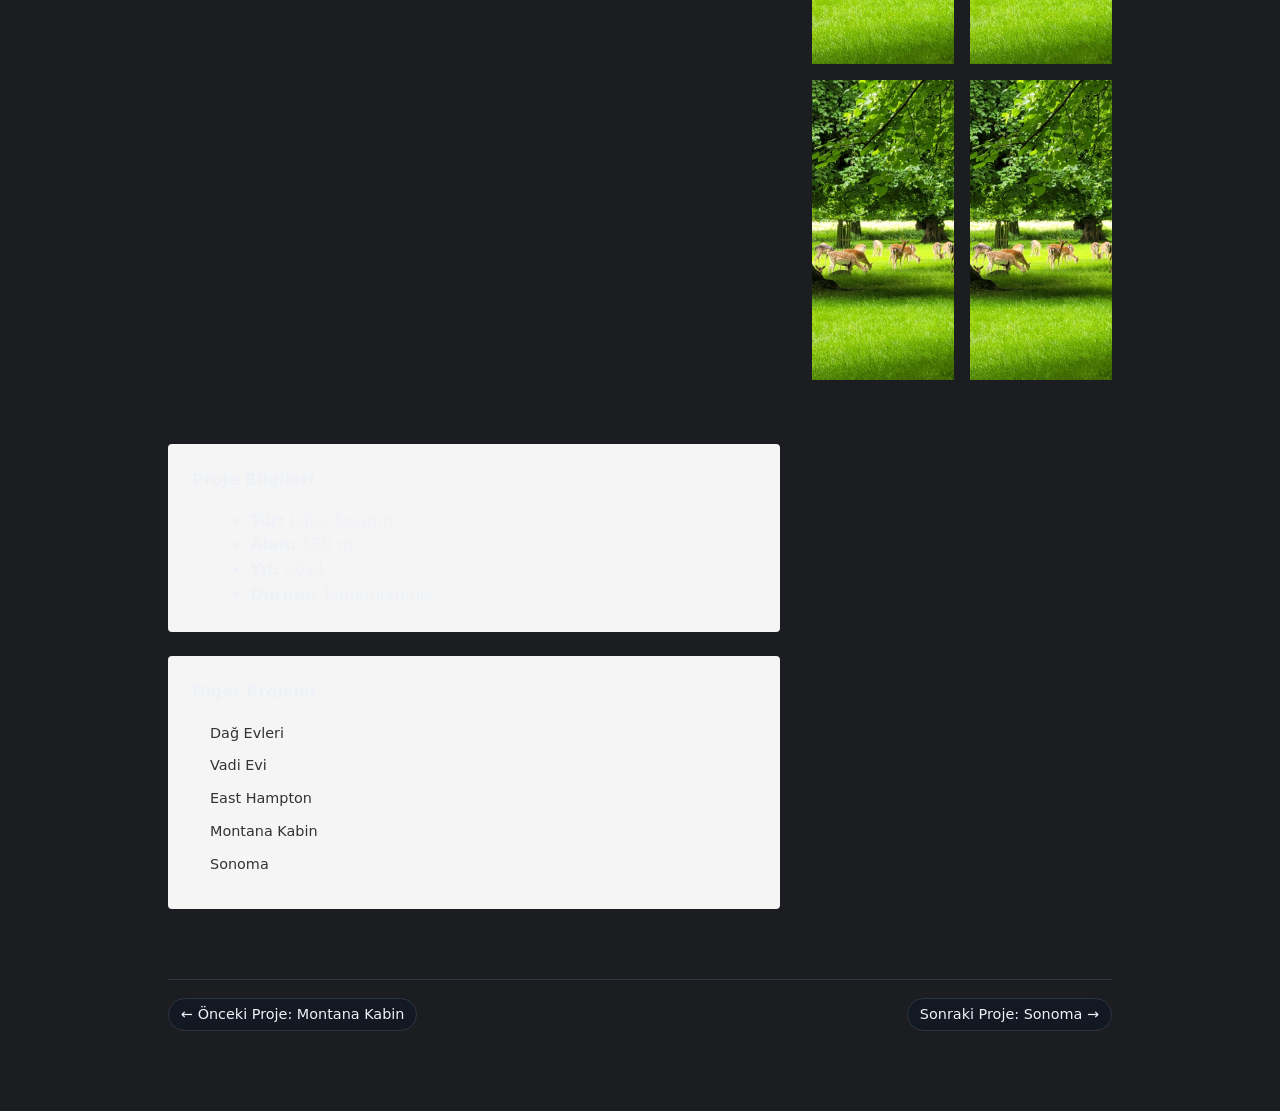
<file: project-broadmoor.html>
<!doctype html>
<html lang="en">
<head>
  <meta charset="utf-8" />
  <meta name="viewport" content="width=device-width,initial-scale=1" />
  <title>Broadmoor - İç Mimar Portalı</title>
  <link rel="stylesheet" href="style.css" />
</head>
<body>
    <div class="nav">
    <div class="nav-inner">
      <div class="leftnav">
        <span class="brand"><a class="brand" href="index.html">İç Mimar Portalı</a></span>
        <a href="index.html">Ana Sayfa</a>
        <a class="active" href="portfolio.html">Portfolio</a>
        <a href="experience.html">Deneyim</a>
        <a href="about.html">Hakkında</a>
        <a href="contact.html">İletişim</a>
      </div>
      <details class="mobile-menu">
        <summary aria-label="Open navigation menu">&#9776;</summary>
        <div class="mobile-menu-panel">
          <a href="index.html">Ana Sayfa</a>
          <a href="portfolio.html">Portfolio</a>
          <a href="experience.html">Deneyim</a>
          <a href="about.html">Hakkında</a>
          <a href="contact.html">İletişim</a>
        </div>
      </details>
      <div><a href="resume.html">Özgeçmiş</a></div>
    </div>
  </div>

  <main class="wrap">
    <div class="project-header">
      <a href="portfolio.html" class="back-link">&larr; Portfolio'ya Dön</a>
      <h1>Broadmoor</h1>
      <p class="project-meta">2024 • Tasarım ve Uygulama</p>
    </div>

    <div class="project-content">
      <div class="project-hero">
        <img src="buse.jpg" alt="Broadmoor Projesi" />
      </div>

      <div class="project-details">
        <section class="project-section">
          <h2>Proje Özeti</h2>
          <p>Broadmoor bölgesindeki yapı tasarımı, lüks ve rahatlığın birleşimidir. Her zarif detay, minimum tasarım felsefesi ile sakın ve etkili şekilde düzenlenmiştir.</p>
        </section>

        <section class="project-section">
          <h2>Tasarım Özellikleri</h2>
          <ul>
            <li>Çağdaş klasik tasarım karışımı</li>
            <li>Mermer tezgahları ve detayları</li>
            <li>Zarif avize aydınlatmaları</li>
            <li>Kütüphane tasarımı</li>
            <li>Lüks banyo düzeni</li>
          </ul>
        </section>

        <section class="project-section">
          <h2>Yüzölçüm ve Konumu</h2>
          <p><strong>Toplam Alan:</strong> 550 m²</p>
          <p><strong>Yaşam Alanı:</strong> 5 yatak odası, 4 banyo, salon, kütüphane, mutfak, veranda</p>
          <p><strong>Konum:</strong> Broadmoor - Premium Bölgesi</p>
        </section>

        <section class="project-section">
          <h2>Malzeme Seçimleri</h2>
          <ul>
            <li>İtalyan mermer ve taş</li>
            <li>Parlak metal aksesuar</li>
            <li>Kristal avizeler</li>
            <li>Lüks mobilya ve kumaşlar</li>
          </ul>
        </section>

        <section class="project-section">
          <h2>Proje Fotoğrafları</h2>
          <div class="project-gallery">
            <img src="buse.jpg" alt="Broadmoor - Giriş Holü" />
            <img src="buse.jpg" alt="Broadmoor - Salon" />
            <img src="buse.jpg" alt="Broadmoor - Mutfak" />
            <img src="buse.jpg" alt="Broadmoor - Yatak Odası" />
          </div>
        </section>
      </div>

      <aside class="project-sidebar">
        <div class="project-info-box">
          <h3>Proje Bilgileri</h3>
          <ul>
            <li><strong>Tür:</strong> Lüks Tasarım</li>
            <li><strong>Alan:</strong> 550 m²</li>
            <li><strong>Yıl:</strong> 2024</li>
            <li><strong>Durum:</strong> Tamamlanmış</li>
          </ul>
        </div>

        <div class="project-nav-box">
          <h3>Diğer Projeler</h3>
          <ul class="project-nav">
            <li><a href="project-mountain.html">Dağ Evleri</a></li>
            <li><a href="project-valley.html">Vadi Evi</a></li>
            <li><a href="project-eastend.html">East Hampton</a></li>
            <li><a href="project-cabins.html">Montana Kabin</a></li>
            <li><a href="project-sonoma.html">Sonoma</a></li>
          </ul>
        </div>
      </aside>
    </div>

    <footer class="page-pager">
      <a class="page-pager-link" href="project-cabins.html">&larr; Önceki Proje: Montana Kabin</a>
      <a class="page-pager-link" href="project-sonoma.html">Sonraki Proje: Sonoma &rarr;</a>
    </footer>
  </main>

  <style>
    .project-header { margin-bottom: 2rem; }
    .back-link { display: inline-block; margin-bottom: 1rem; color: #666; text-decoration: none; font-size: 0.9rem; }
    .back-link:hover { color: #000; }
    .project-meta { color: #999; font-size: 0.9rem; }
    .project-content { display: grid; grid-template-columns: 1fr 300px; gap: 2rem; margin: 2rem 0; }
    .project-hero img { width: 100%; height: auto; margin-bottom: 2rem; }
    .project-section { margin-bottom: 2rem; }
    .project-section h2 { font-size: 1.5rem; margin-bottom: 1rem; }
    .project-section ul { list-style: none; padding: 0; }
    .project-section ul li { padding: 0.5rem 0; padding-left: 1.5rem; position: relative; }
    .project-section ul li:before { content: "•"; position: absolute; left: 0; }
    .project-gallery { display: grid; grid-template-columns: repeat(2, 1fr); gap: 1rem; }
    .project-gallery img { width: 100%; height: 300px; object-fit: cover; }
    .project-sidebar { position: sticky; top: 100px; height: fit-content; }
    .project-info-box, .project-nav-box { background: #f5f5f5; padding: 1.5rem; margin-bottom: 1.5rem; border-radius: 4px; }
    .project-info-box h3, .project-nav-box h3 { font-size: 1rem; margin-bottom: 1rem; }
    .project-nav { list-style: none; padding: 0; }
    .project-nav li { margin-bottom: 0.5rem; }
    .project-nav a { color: #333; text-decoration: none; font-size: 0.9rem; }
    .project-nav a:hover { color: #666; }
    @media (max-width: 768px) {
      .project-content { grid-template-columns: 1fr; }
      .project-sidebar { position: static; }
      .project-gallery { grid-template-columns: 1fr; }
      .project-gallery img { height: 200px; }
    }
  </style>
</body>
</html>
</file>
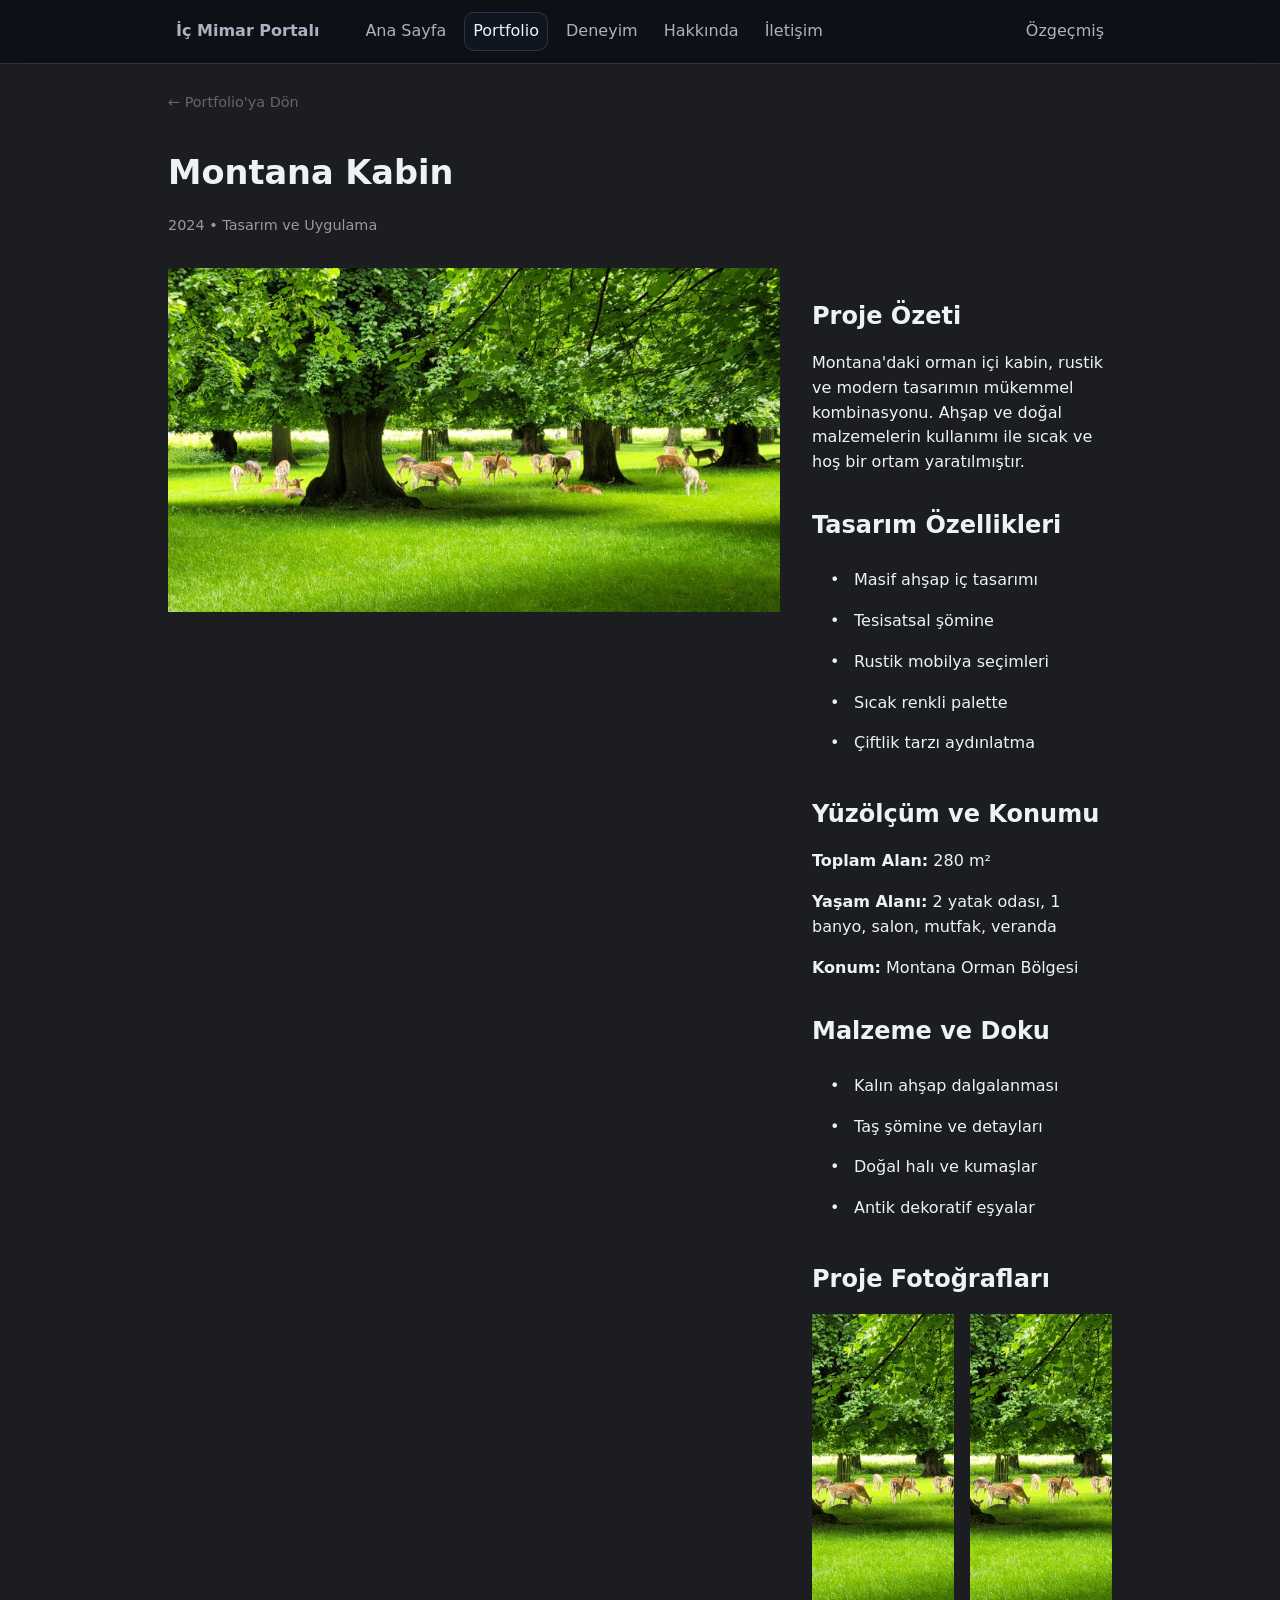
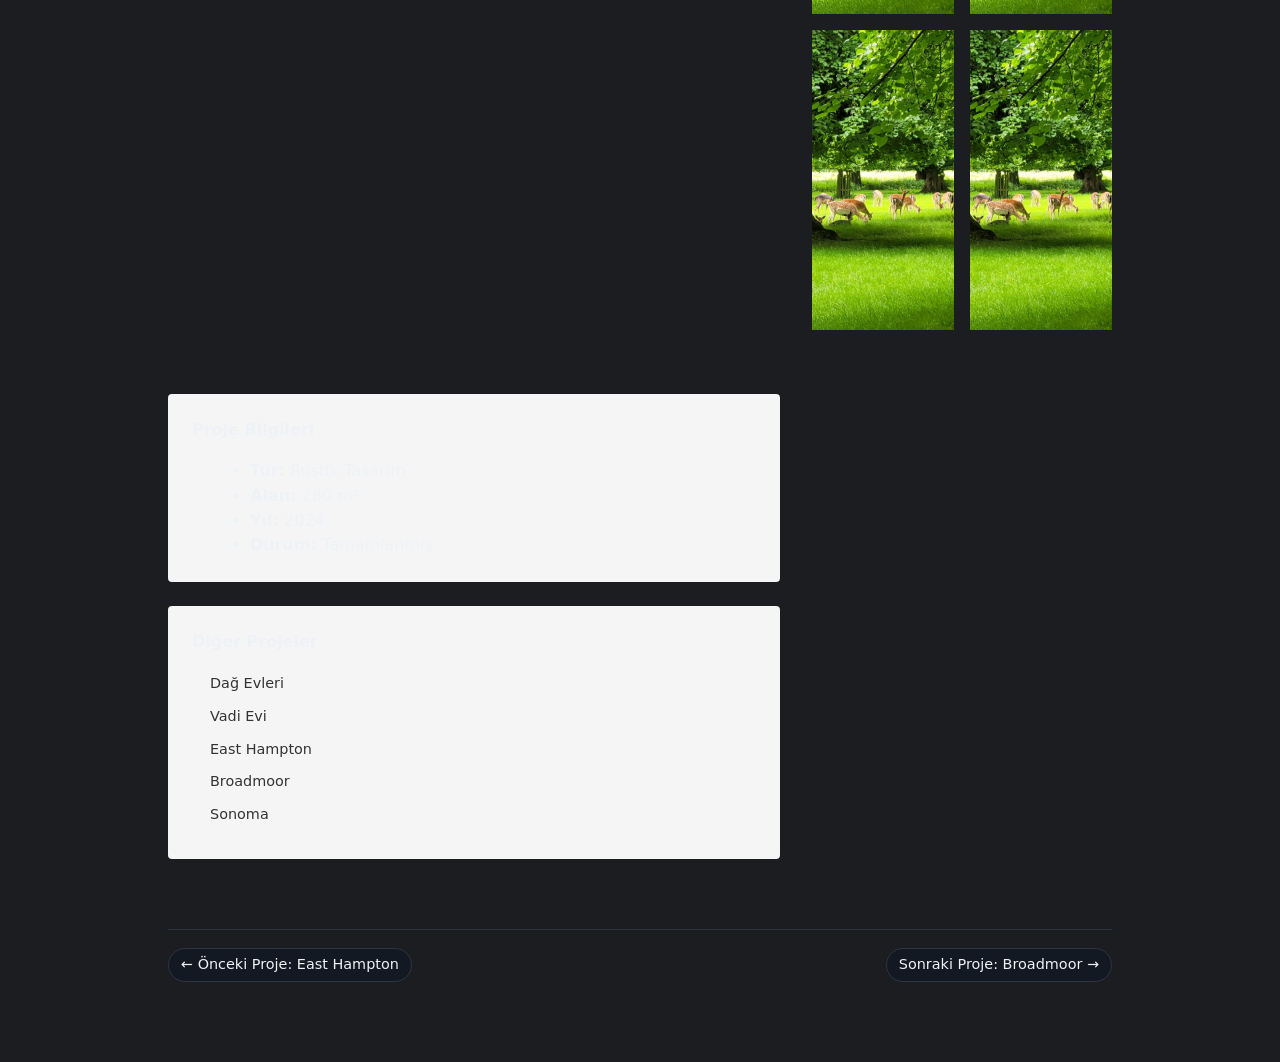
<file: project-cabins.html>
<!doctype html>
<html lang="en">
<head>
  <meta charset="utf-8" />
  <meta name="viewport" content="width=device-width,initial-scale=1" />
  <title>Montana Kabin - İç Mimar Portalı</title>
  <link rel="stylesheet" href="style.css" />
</head>
<body>
    <div class="nav">
    <div class="nav-inner">
      <div class="leftnav">
        <span class="brand"><a class="brand" href="index.html">İç Mimar Portalı</a></span>
        <a href="index.html">Ana Sayfa</a>
        <a class="active" href="portfolio.html">Portfolio</a>
        <a href="experience.html">Deneyim</a>
        <a href="about.html">Hakkında</a>
        <a href="contact.html">İletişim</a>
      </div>
      <details class="mobile-menu">
        <summary aria-label="Open navigation menu">&#9776;</summary>
        <div class="mobile-menu-panel">
          <a href="index.html">Ana Sayfa</a>
          <a href="portfolio.html">Portfolio</a>
          <a href="experience.html">Deneyim</a>
          <a href="about.html">Hakkında</a>
          <a href="contact.html">İletişim</a>
        </div>
      </details>
      <div><a href="resume.html">Özgeçmiş</a></div>
    </div>
  </div>

  <main class="wrap">
    <div class="project-header">
      <a href="portfolio.html" class="back-link">&larr; Portfolio'ya Dön</a>
      <h1>Montana Kabin</h1>
      <p class="project-meta">2024 • Tasarım ve Uygulama</p>
    </div>

    <div class="project-content">
      <div class="project-hero">
        <img src="buse.jpg" alt="Montana Kabin Projesi" />
      </div>

      <div class="project-details">
        <section class="project-section">
          <h2>Proje Özeti</h2>
          <p>Montana'daki orman içi kabin, rustik ve modern tasarımın mükemmel kombinasyonu. Ahşap ve doğal malzemelerin kullanımı ile sıcak ve hoş bir ortam yaratılmıştır.</p>
        </section>

        <section class="project-section">
          <h2>Tasarım Özellikleri</h2>
          <ul>
            <li>Masif ahşap iç tasarımı</li>
            <li>Tesisatsal şömine</li>
            <li>Rustik mobilya seçimleri</li>
            <li>Sıcak renkli palette</li>
            <li>Çiftlik tarzı aydınlatma</li>
          </ul>
        </section>

        <section class="project-section">
          <h2>Yüzölçüm ve Konumu</h2>
          <p><strong>Toplam Alan:</strong> 280 m²</p>
          <p><strong>Yaşam Alanı:</strong> 2 yatak odası, 1 banyo, salon, mutfak, veranda</p>
          <p><strong>Konum:</strong> Montana Orman Bölgesi</p>
        </section>

        <section class="project-section">
          <h2>Malzeme ve Doku</h2>
          <ul>
            <li>Kalın ahşap dalgalanması</li>
            <li>Taş şömine ve detayları</li>
            <li>Doğal halı ve kumaşlar</li>
            <li>Antik dekoratif eşyalar</li>
          </ul>
        </section>

        <section class="project-section">
          <h2>Proje Fotoğrafları</h2>
          <div class="project-gallery">
            <img src="buse.jpg" alt="Montana Kabin - Salon" />
            <img src="buse.jpg" alt="Montana Kabin - Şömine" />
            <img src="buse.jpg" alt="Montana Kabin - Yatak Odası" />
            <img src="buse.jpg" alt="Montana Kabin - Veranda" />
          </div>
        </section>
      </div>

      <aside class="project-sidebar">
        <div class="project-info-box">
          <h3>Proje Bilgileri</h3>
          <ul>
            <li><strong>Tür:</strong> Rustik Tasarım</li>
            <li><strong>Alan:</strong> 280 m²</li>
            <li><strong>Yıl:</strong> 2024</li>
            <li><strong>Durum:</strong> Tamamlanmış</li>
          </ul>
        </div>

        <div class="project-nav-box">
          <h3>Diğer Projeler</h3>
          <ul class="project-nav">
            <li><a href="project-mountain.html">Dağ Evleri</a></li>
            <li><a href="project-valley.html">Vadi Evi</a></li>
            <li><a href="project-eastend.html">East Hampton</a></li>
            <li><a href="project-broadmoor.html">Broadmoor</a></li>
            <li><a href="project-sonoma.html">Sonoma</a></li>
          </ul>
        </div>
      </aside>
    </div>

    <footer class="page-pager">
      <a class="page-pager-link" href="project-eastend.html">&larr; Önceki Proje: East Hampton</a>
      <a class="page-pager-link" href="project-broadmoor.html">Sonraki Proje: Broadmoor &rarr;</a>
    </footer>
  </main>

  <style>
    .project-header { margin-bottom: 2rem; }
    .back-link { display: inline-block; margin-bottom: 1rem; color: #666; text-decoration: none; font-size: 0.9rem; }
    .back-link:hover { color: #000; }
    .project-meta { color: #999; font-size: 0.9rem; }
    .project-content { display: grid; grid-template-columns: 1fr 300px; gap: 2rem; margin: 2rem 0; }
    .project-hero img { width: 100%; height: auto; margin-bottom: 2rem; }
    .project-section { margin-bottom: 2rem; }
    .project-section h2 { font-size: 1.5rem; margin-bottom: 1rem; }
    .project-section ul { list-style: none; padding: 0; }
    .project-section ul li { padding: 0.5rem 0; padding-left: 1.5rem; position: relative; }
    .project-section ul li:before { content: "•"; position: absolute; left: 0; }
    .project-gallery { display: grid; grid-template-columns: repeat(2, 1fr); gap: 1rem; }
    .project-gallery img { width: 100%; height: 300px; object-fit: cover; }
    .project-sidebar { position: sticky; top: 100px; height: fit-content; }
    .project-info-box, .project-nav-box { background: #f5f5f5; padding: 1.5rem; margin-bottom: 1.5rem; border-radius: 4px; }
    .project-info-box h3, .project-nav-box h3 { font-size: 1rem; margin-bottom: 1rem; }
    .project-nav { list-style: none; padding: 0; }
    .project-nav li { margin-bottom: 0.5rem; }
    .project-nav a { color: #333; text-decoration: none; font-size: 0.9rem; }
    .project-nav a:hover { color: #666; }
    @media (max-width: 768px) {
      .project-content { grid-template-columns: 1fr; }
      .project-sidebar { position: static; }
      .project-gallery { grid-template-columns: 1fr; }
      .project-gallery img { height: 200px; }
    }
  </style>
</body>
</html>
</file>
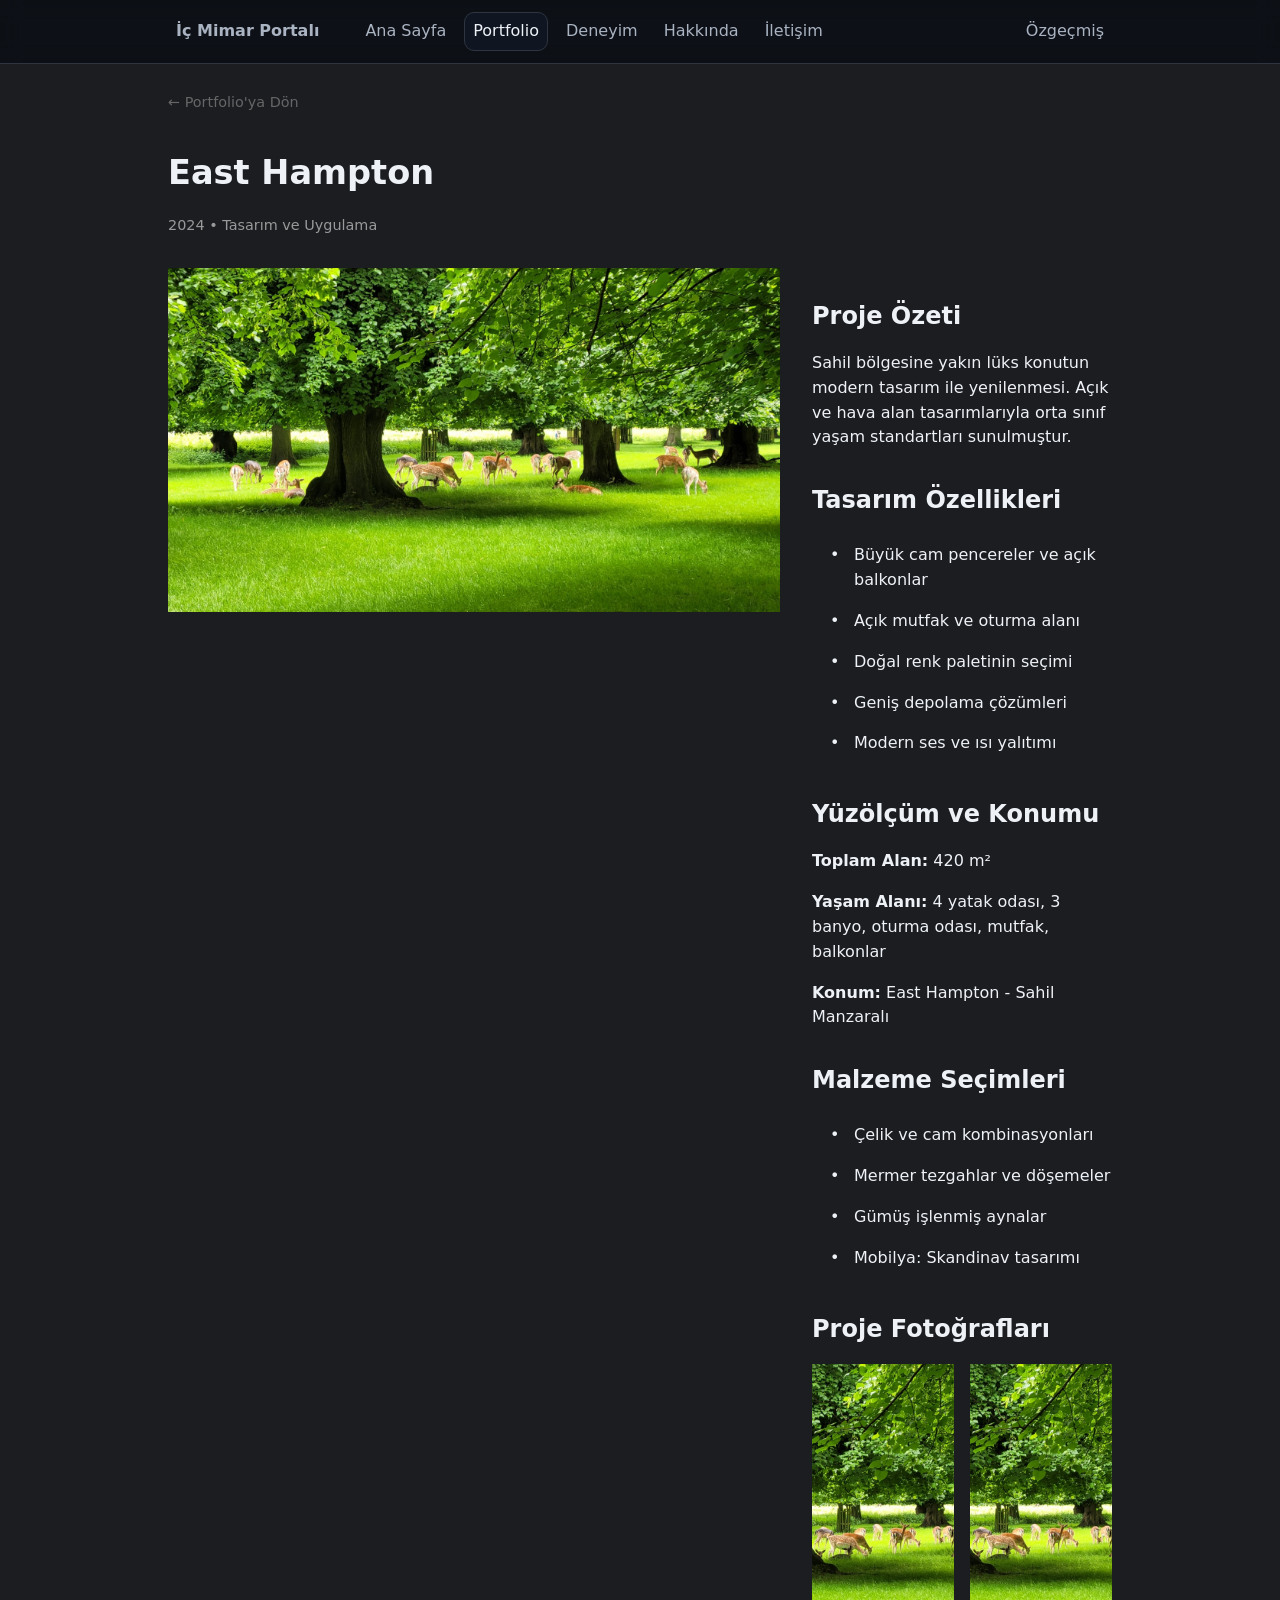
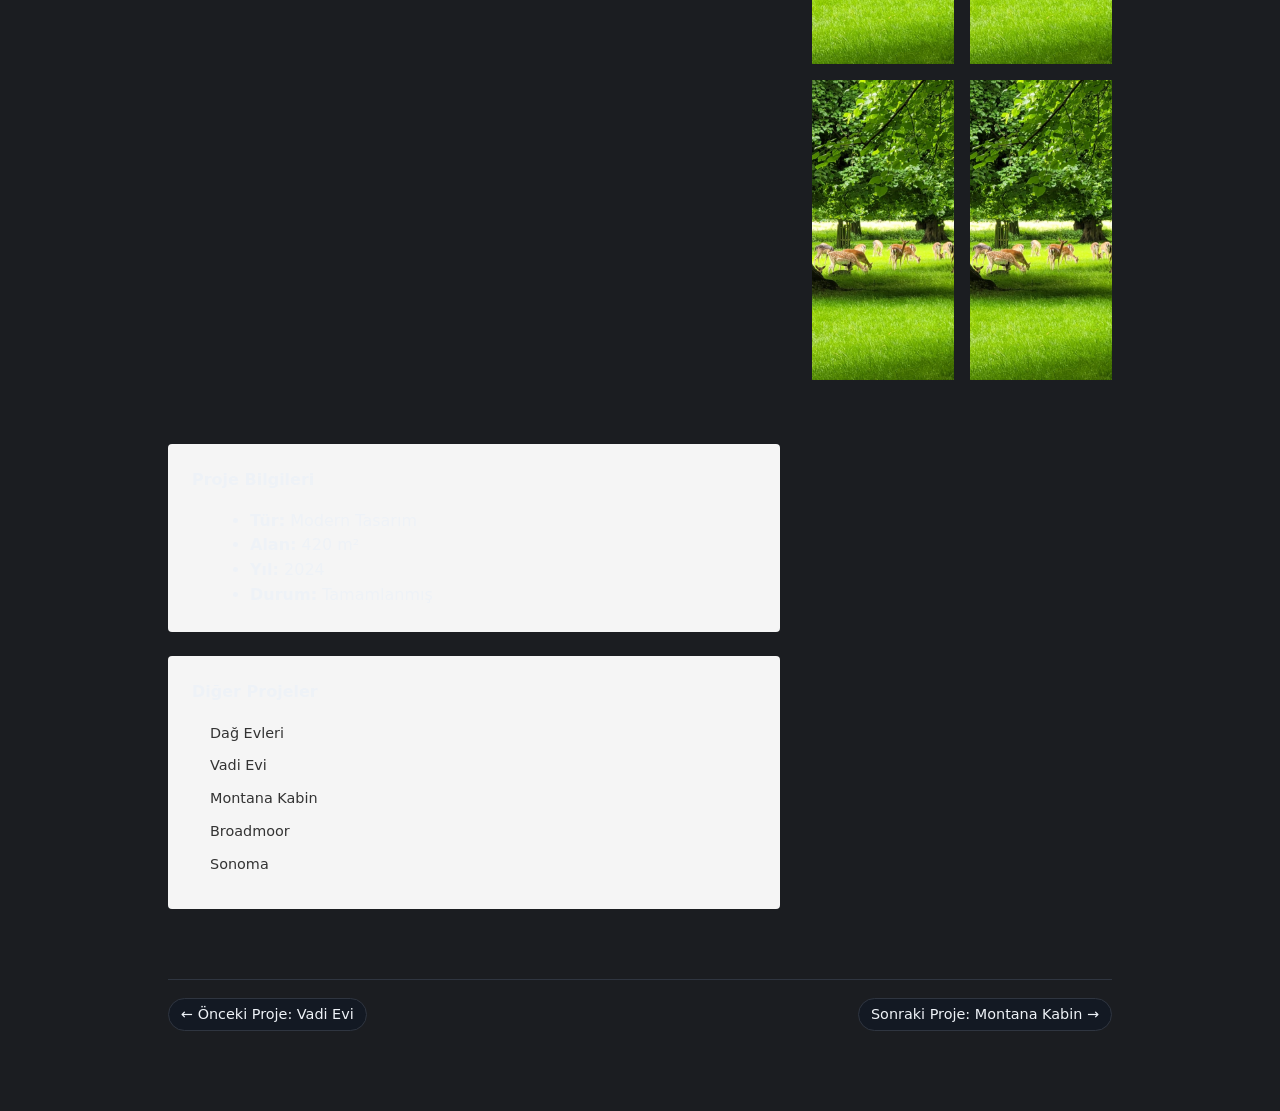
<file: project-eastend.html>
<!doctype html>
<html lang="en">
<head>
  <meta charset="utf-8" />
  <meta name="viewport" content="width=device-width,initial-scale=1" />
  <title>East Hampton - İç Mimar Portalı</title>
  <link rel="stylesheet" href="style.css" />
</head>
<body>
    <div class="nav">
    <div class="nav-inner">
      <div class="leftnav">
        <span class="brand"><a class="brand" href="index.html">İç Mimar Portalı</a></span>
        <a href="index.html">Ana Sayfa</a>
        <a class="active" href="portfolio.html">Portfolio</a>
        <a href="experience.html">Deneyim</a>
        <a href="about.html">Hakkında</a>
        <a href="contact.html">İletişim</a>
      </div>
      <details class="mobile-menu">
        <summary aria-label="Open navigation menu">&#9776;</summary>
        <div class="mobile-menu-panel">
          <a href="index.html">Ana Sayfa</a>
          <a href="portfolio.html">Portfolio</a>
          <a href="experience.html">Deneyim</a>
          <a href="about.html">Hakkında</a>
          <a href="contact.html">İletişim</a>
        </div>
      </details>
      <div><a href="resume.html">Özgeçmiş</a></div>
    </div>
  </div>

  <main class="wrap">
    <div class="project-header">
      <a href="portfolio.html" class="back-link">&larr; Portfolio'ya Dön</a>
      <h1>East Hampton</h1>
      <p class="project-meta">2024 • Tasarım ve Uygulama</p>
    </div>

    <div class="project-content">
      <div class="project-hero">
        <img src="buse.jpg" alt="East Hampton Projesi" />
      </div>

      <div class="project-details">
        <section class="project-section">
          <h2>Proje Özeti</h2>
          <p>Sahil bölgesine yakın lüks konutun modern tasarım ile yenilenmesi. Açık ve hava alan tasarımlarıyla orta sınıf yaşam standartları sunulmuştur.</p>
        </section>

        <section class="project-section">
          <h2>Tasarım Özellikleri</h2>
          <ul>
            <li>Büyük cam pencereler ve açık balkonlar</li>
            <li>Açık mutfak ve oturma alanı</li>
            <li>Doğal renk paletinin seçimi</li>
            <li>Geniş depolama çözümleri</li>
            <li>Modern ses ve ısı yalıtımı</li>
          </ul>
        </section>

        <section class="project-section">
          <h2>Yüzölçüm ve Konumu</h2>
          <p><strong>Toplam Alan:</strong> 420 m²</p>
          <p><strong>Yaşam Alanı:</strong> 4 yatak odası, 3 banyo, oturma odası, mutfak, balkonlar</p>
          <p><strong>Konum:</strong> East Hampton - Sahil Manzaralı</p>
        </section>

        <section class="project-section">
          <h2>Malzeme Seçimleri</h2>
          <ul>
            <li>Çelik ve cam kombinasyonları</li>
            <li>Mermer tezgahlar ve döşemeler</li>
            <li>Gümüş işlenmiş aynalar</li>
            <li>Mobilya: Skandinav tasarımı</li>
          </ul>
        </section>

        <section class="project-section">
          <h2>Proje Fotoğrafları</h2>
          <div class="project-gallery">
            <img src="buse.jpg" alt="East Hampton - Salon" />
            <img src="buse.jpg" alt="East Hampton - Mutfak" />
            <img src="buse.jpg" alt="East Hampton - Balkon" />
            <img src="buse.jpg" alt="East Hampton - Yatak Odası" />
          </div>
        </section>
      </div>

      <aside class="project-sidebar">
        <div class="project-info-box">
          <h3>Proje Bilgileri</h3>
          <ul>
            <li><strong>Tür:</strong> Modern Tasarım</li>
            <li><strong>Alan:</strong> 420 m²</li>
            <li><strong>Yıl:</strong> 2024</li>
            <li><strong>Durum:</strong> Tamamlanmış</li>
          </ul>
        </div>

        <div class="project-nav-box">
          <h3>Diğer Projeler</h3>
          <ul class="project-nav">
            <li><a href="project-mountain.html">Dağ Evleri</a></li>
            <li><a href="project-valley.html">Vadi Evi</a></li>
            <li><a href="project-cabins.html">Montana Kabin</a></li>
            <li><a href="project-broadmoor.html">Broadmoor</a></li>
            <li><a href="project-sonoma.html">Sonoma</a></li>
          </ul>
        </div>
      </aside>
    </div>

    <footer class="page-pager">
      <a class="page-pager-link" href="project-valley.html">&larr; Önceki Proje: Vadi Evi</a>
      <a class="page-pager-link" href="project-cabins.html">Sonraki Proje: Montana Kabin &rarr;</a>
    </footer>
  </main>

  <style>
    .project-header { margin-bottom: 2rem; }
    .back-link { display: inline-block; margin-bottom: 1rem; color: #666; text-decoration: none; font-size: 0.9rem; }
    .back-link:hover { color: #000; }
    .project-meta { color: #999; font-size: 0.9rem; }
    .project-content { display: grid; grid-template-columns: 1fr 300px; gap: 2rem; margin: 2rem 0; }
    .project-hero img { width: 100%; height: auto; margin-bottom: 2rem; }
    .project-section { margin-bottom: 2rem; }
    .project-section h2 { font-size: 1.5rem; margin-bottom: 1rem; }
    .project-section ul { list-style: none; padding: 0; }
    .project-section ul li { padding: 0.5rem 0; padding-left: 1.5rem; position: relative; }
    .project-section ul li:before { content: "•"; position: absolute; left: 0; }
    .project-gallery { display: grid; grid-template-columns: repeat(2, 1fr); gap: 1rem; }
    .project-gallery img { width: 100%; height: 300px; object-fit: cover; }
    .project-sidebar { position: sticky; top: 100px; height: fit-content; }
    .project-info-box, .project-nav-box { background: #f5f5f5; padding: 1.5rem; margin-bottom: 1.5rem; border-radius: 4px; }
    .project-info-box h3, .project-nav-box h3 { font-size: 1rem; margin-bottom: 1rem; }
    .project-nav { list-style: none; padding: 0; }
    .project-nav li { margin-bottom: 0.5rem; }
    .project-nav a { color: #333; text-decoration: none; font-size: 0.9rem; }
    .project-nav a:hover { color: #666; }
    @media (max-width: 768px) {
      .project-content { grid-template-columns: 1fr; }
      .project-sidebar { position: static; }
      .project-gallery { grid-template-columns: 1fr; }
      .project-gallery img { height: 200px; }
    }
  </style>
</body>
</html>
</file>
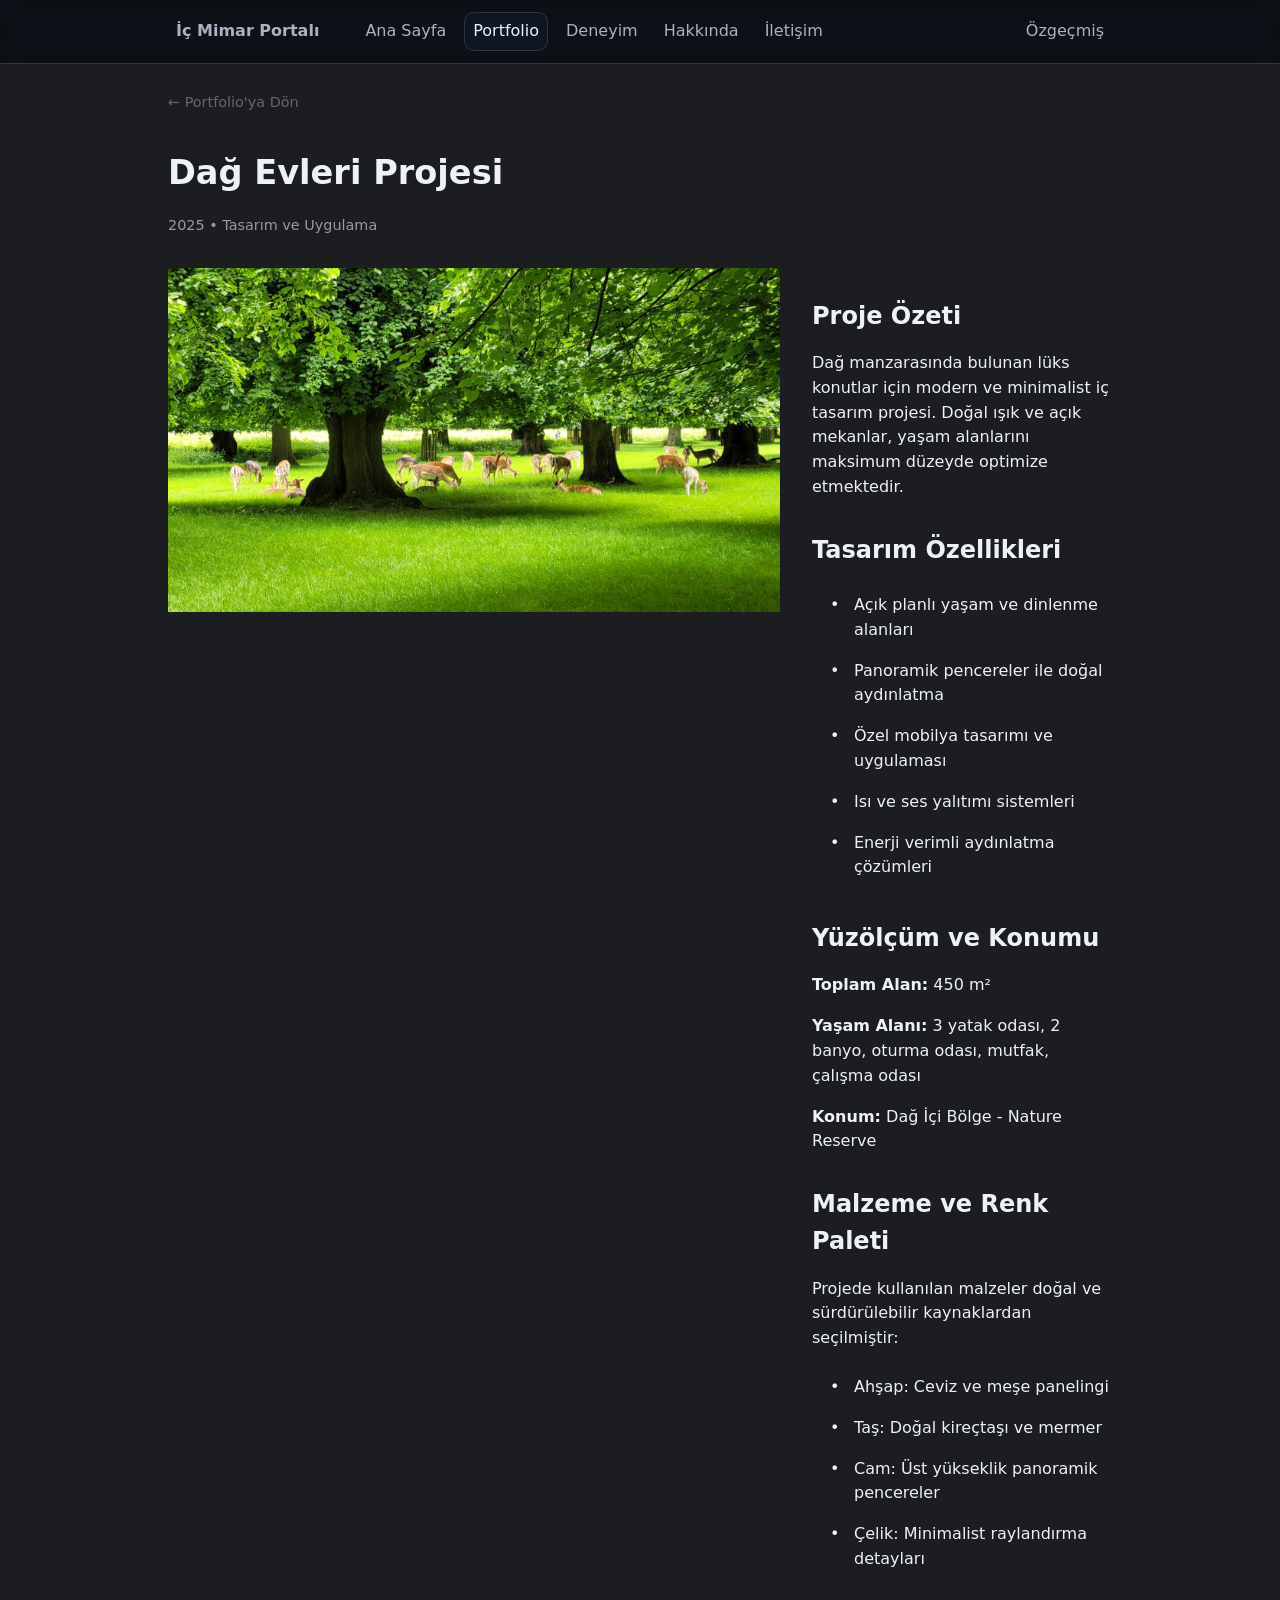
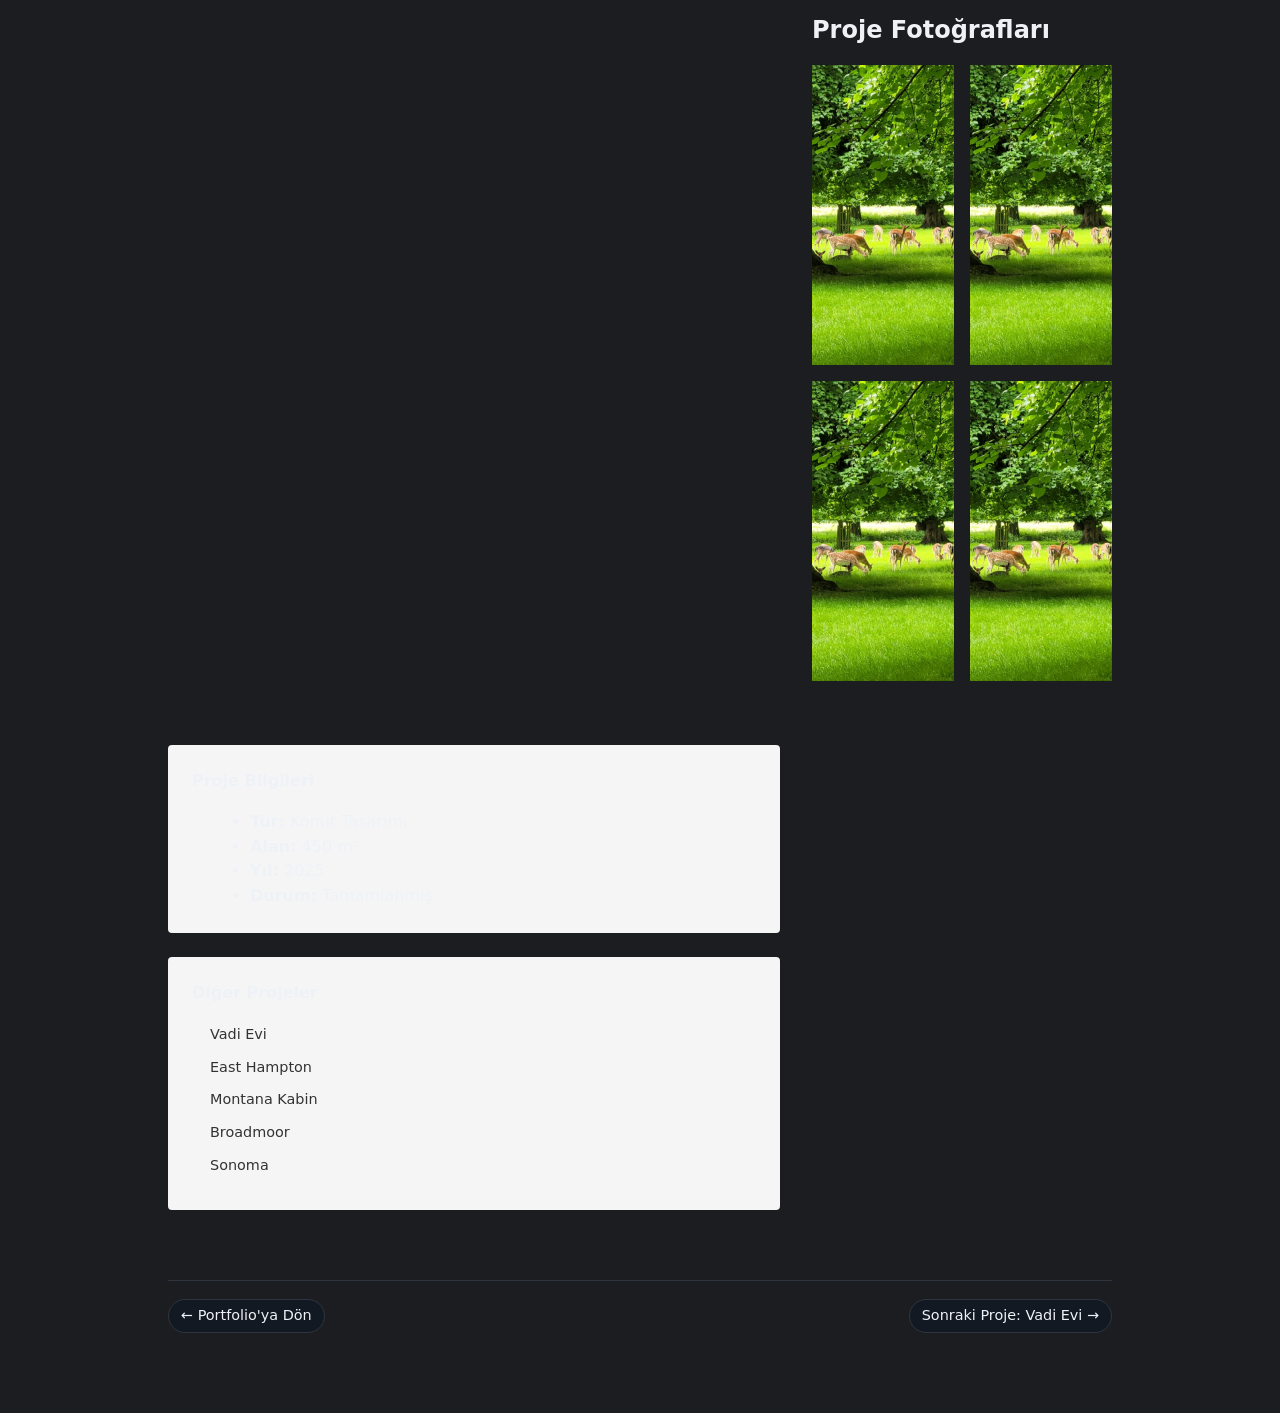
<file: project-mountain.html>
<!doctype html>
<html lang="en">
<head>
  <meta charset="utf-8" />
  <meta name="viewport" content="width=device-width,initial-scale=1" />
  <title>Dağ Evleri - İç Mimar Portalı</title>
  <link rel="stylesheet" href="style.css" />
</head>
<body>
    <div class="nav">
    <div class="nav-inner">
      <div class="leftnav">
        <span class="brand"><a class="brand" href="index.html">İç Mimar Portalı</a></span>
        <a href="index.html">Ana Sayfa</a>
        <a class="active" href="portfolio.html">Portfolio</a>
        <a href="experience.html">Deneyim</a>
        <a href="about.html">Hakkında</a>
        <a href="contact.html">İletişim</a>
      </div>
      <details class="mobile-menu">
        <summary aria-label="Open navigation menu">&#9776;</summary>
        <div class="mobile-menu-panel">
          <a href="index.html">Ana Sayfa</a>
          <a href="portfolio.html">Portfolio</a>
          <a href="experience.html">Deneyim</a>
          <a href="about.html">Hakkında</a>
          <a href="contact.html">İletişim</a>
        </div>
      </details>
      <div><a href="resume.html">Özgeçmiş</a></div>
    </div>
  </div>

  <main class="wrap">
    <div class="project-header">
      <a href="portfolio.html" class="back-link">&larr; Portfolio'ya Dön</a>
      <h1>Dağ Evleri Projesi</h1>
      <p class="project-meta">2025 • Tasarım ve Uygulama</p>
    </div>

    <div class="project-content">
      <div class="project-hero">
        <img src="buse.jpg" alt="Dağ Evleri Projesi" />
      </div>

      <div class="project-details">
        <section class="project-section">
          <h2>Proje Özeti</h2>
          <p>Dağ manzarasında bulunan lüks konutlar için modern ve minimalist iç tasarım projesi. Doğal ışık ve açık mekanlar, yaşam alanlarını maksimum düzeyde optimize etmektedir.</p>
        </section>

        <section class="project-section">
          <h2>Tasarım Özellikleri</h2>
          <ul>
            <li>Açık planlı yaşam ve dinlenme alanları</li>
            <li>Panoramik pencereler ile doğal aydınlatma</li>
            <li>Özel mobilya tasarımı ve uygulaması</li>
            <li>Isı ve ses yalıtımı sistemleri</li>
            <li>Enerji verimli aydınlatma çözümleri</li>
          </ul>
        </section>

        <section class="project-section">
          <h2>Yüzölçüm ve Konumu</h2>
          <p><strong>Toplam Alan:</strong> 450 m²</p>
          <p><strong>Yaşam Alanı:</strong> 3 yatak odası, 2 banyo, oturma odası, mutfak, çalışma odası</p>
          <p><strong>Konum:</strong> Dağ İçi Bölge - Nature Reserve</p>
        </section>

        <section class="project-section">
          <h2>Malzeme ve Renk Paleti</h2>
          <p>Projede kullanılan malzeler doğal ve sürdürülebilir kaynaklardan seçilmiştir:</p>
          <ul>
            <li>Ahşap: Ceviz ve meşe panelingi</li>
            <li>Taş: Doğal kireçtaşı ve mermer</li>
            <li>Cam: Üst yükseklik panoramik pencereler</li>
            <li>Çelik: Minimalist raylandırma detayları</li>
          </ul>
        </section>

        <section class="project-section">
          <h2>Proje Fotoğrafları</h2>
          <div class="project-gallery">
            <img src="buse.jpg" alt="Dağ Evleri - Salon" />
            <img src="buse.jpg" alt="Dağ Evleri - Mutfak" />
            <img src="buse.jpg" alt="Dağ Evleri - Yatak Odası" />
            <img src="buse.jpg" alt="Dağ Evleri - Banyo" />
          </div>
        </section>
      </div>

      <aside class="project-sidebar">
        <div class="project-info-box">
          <h3>Proje Bilgileri</h3>
          <ul>
            <li><strong>Tür:</strong> Konut Tasarımı</li>
            <li><strong>Alan:</strong> 450 m²</li>
            <li><strong>Yıl:</strong> 2025</li>
            <li><strong>Durum:</strong> Tamamlanmış</li>
          </ul>
        </div>

        <div class="project-nav-box">
          <h3>Diğer Projeler</h3>
          <ul class="project-nav">
            <li><a href="project-valley.html">Vadi Evi</a></li>
            <li><a href="project-eastend.html">East Hampton</a></li>
            <li><a href="project-cabins.html">Montana Kabin</a></li>
            <li><a href="project-broadmoor.html">Broadmoor</a></li>
            <li><a href="project-sonoma.html">Sonoma</a></li>
          </ul>
        </div>
      </aside>
    </div>

    <footer class="page-pager">
      <a class="page-pager-link" href="portfolio.html">&larr; Portfolio'ya Dön</a>
      <a class="page-pager-link" href="project-valley.html">Sonraki Proje: Vadi Evi &rarr;</a>
    </footer>
  </main>

  <style>
    .project-header {
      margin-bottom: 2rem;
    }
    
    .back-link {
      display: inline-block;
      margin-bottom: 1rem;
      color: #666;
      text-decoration: none;
      font-size: 0.9rem;
    }
    
    .back-link:hover {
      color: #000;
    }
    
    .project-meta {
      color: #999;
      font-size: 0.9rem;
    }
    
    .project-content {
      display: grid;
      grid-template-columns: 1fr 300px;
      gap: 2rem;
      margin: 2rem 0;
    }
    
    .project-hero img {
      width: 100%;
      height: auto;
      margin-bottom: 2rem;
    }
    
    .project-section {
      margin-bottom: 2rem;
    }
    
    .project-section h2 {
      font-size: 1.5rem;
      margin-bottom: 1rem;
    }
    
    .project-section ul {
      list-style: none;
      padding: 0;
    }
    
    .project-section ul li {
      padding: 0.5rem 0;
      padding-left: 1.5rem;
      position: relative;
    }
    
    .project-section ul li:before {
      content: "•";
      position: absolute;
      left: 0;
    }
    
    .project-gallery {
      display: grid;
      grid-template-columns: repeat(2, 1fr);
      gap: 1rem;
    }
    
    .project-gallery img {
      width: 100%;
      height: 300px;
      object-fit: cover;
    }
    
    .project-sidebar {
      position: sticky;
      top: 100px;
      height: fit-content;
    }
    
    .project-info-box,
    .project-nav-box {
      background: #f5f5f5;
      padding: 1.5rem;
      margin-bottom: 1.5rem;
      border-radius: 4px;
    }
    
    .project-info-box h3,
    .project-nav-box h3 {
      font-size: 1rem;
      margin-bottom: 1rem;
    }
    
    .project-nav {
      list-style: none;
      padding: 0;
    }
    
    .project-nav li {
      margin-bottom: 0.5rem;
    }
    
    .project-nav a {
      color: #333;
      text-decoration: none;
      font-size: 0.9rem;
    }
    
    .project-nav a:hover {
      color: #666;
    }

    @media (max-width: 768px) {
      .project-content {
        grid-template-columns: 1fr;
      }
      
      .project-sidebar {
        position: static;
      }
      
      .project-gallery {
        grid-template-columns: 1fr;
      }
      
      .project-gallery img {
        height: 200px;
      }
    }
  </style>
</body>
</html>
</file>
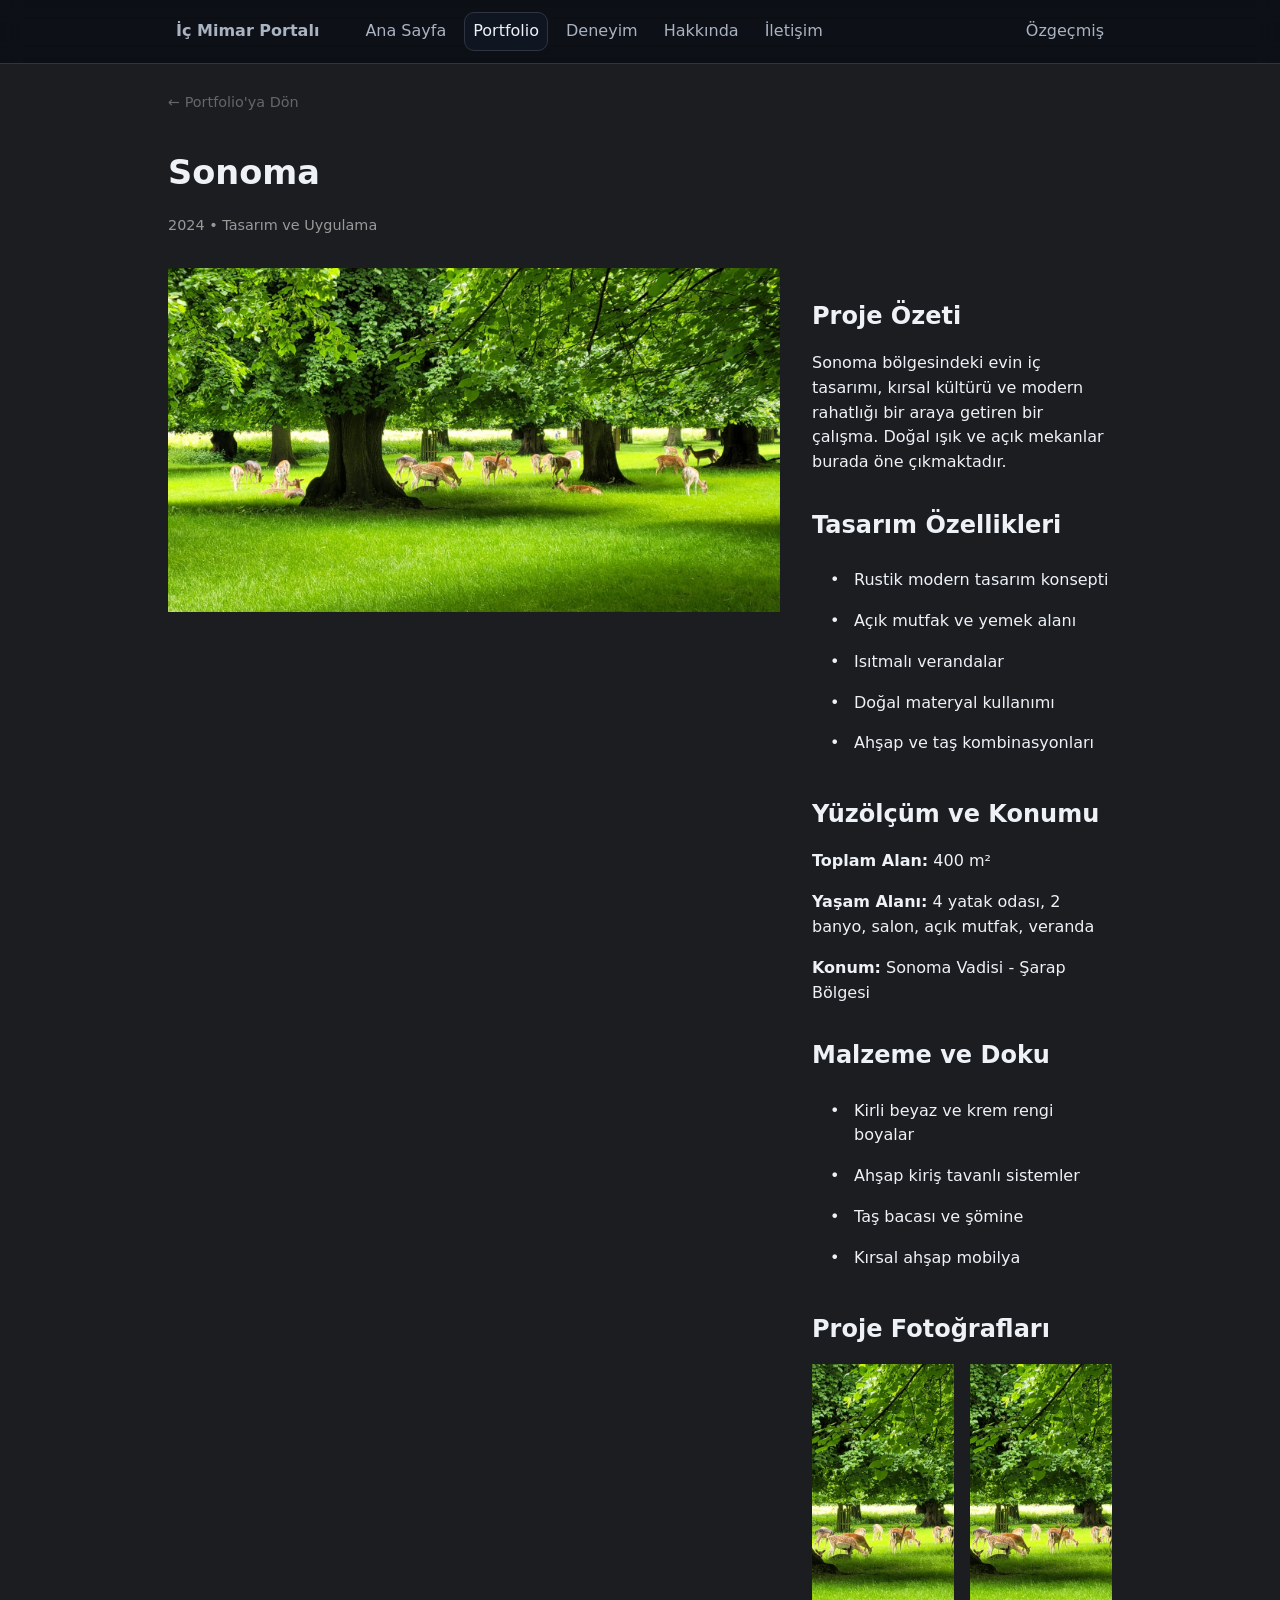
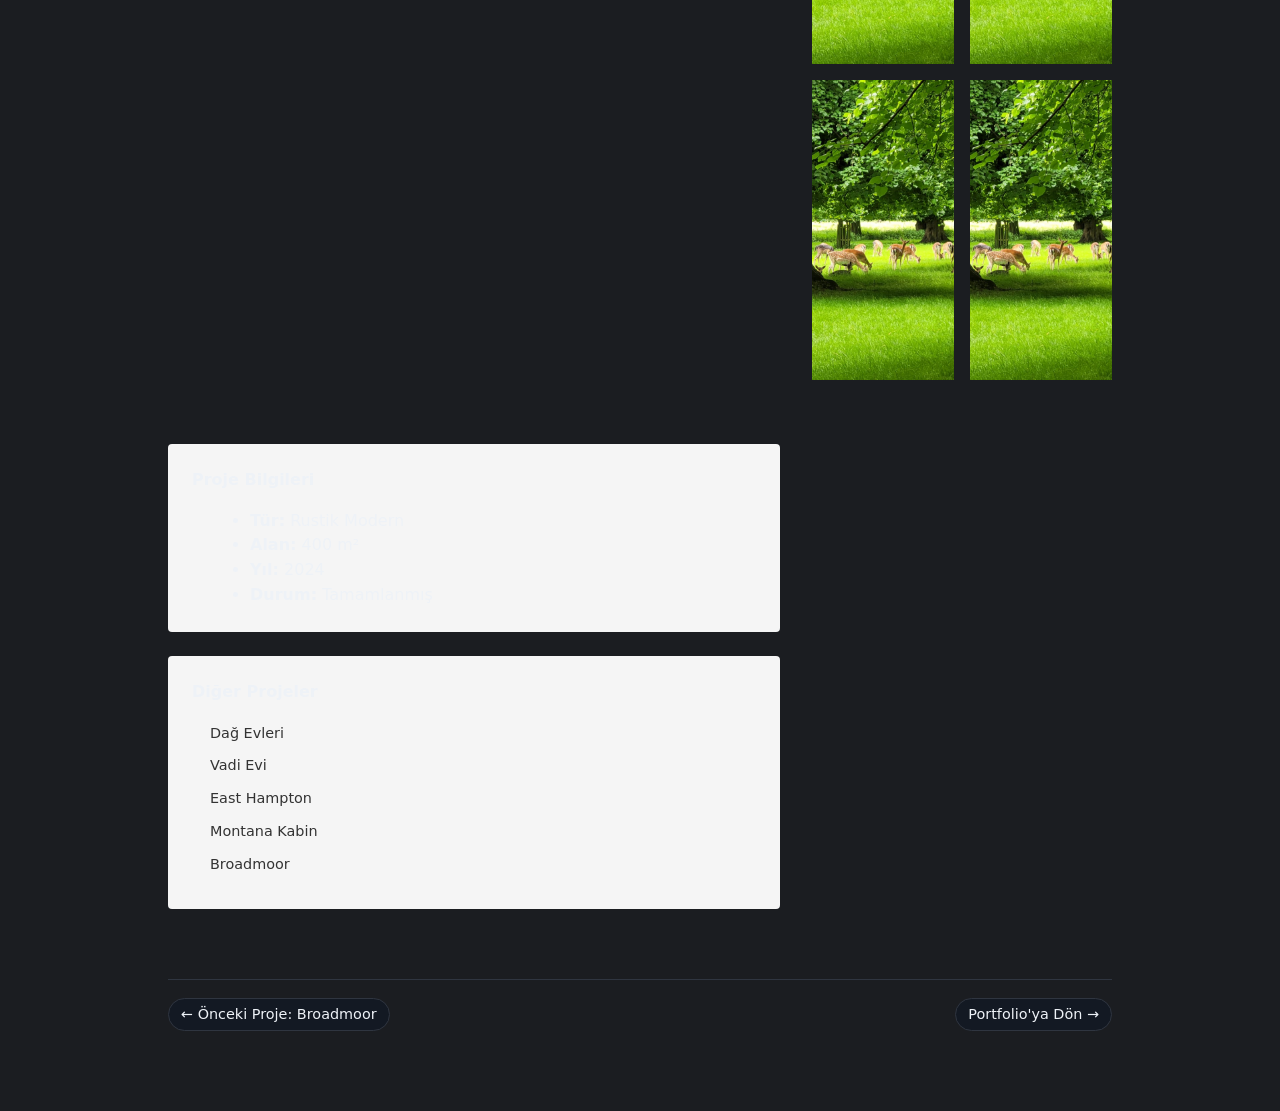
<file: project-sonoma.html>
<!doctype html>
<html lang="en">
<head>
  <meta charset="utf-8" />
  <meta name="viewport" content="width=device-width,initial-scale=1" />
  <title>Sonoma - İç Mimar Portalı</title>
  <link rel="stylesheet" href="style.css" />
</head>
<body>
    <div class="nav">
    <div class="nav-inner">
      <div class="leftnav">
        <span class="brand"><a class="brand" href="index.html">İç Mimar Portalı</a></span>
        <a href="index.html">Ana Sayfa</a>
        <a class="active" href="portfolio.html">Portfolio</a>
        <a href="experience.html">Deneyim</a>
        <a href="about.html">Hakkında</a>
        <a href="contact.html">İletişim</a>
      </div>
      <details class="mobile-menu">
        <summary aria-label="Open navigation menu">&#9776;</summary>
        <div class="mobile-menu-panel">
          <a href="index.html">Ana Sayfa</a>
          <a href="portfolio.html">Portfolio</a>
          <a href="experience.html">Deneyim</a>
          <a href="about.html">Hakkında</a>
          <a href="contact.html">İletişim</a>
        </div>
      </details>
      <div><a href="resume.html">Özgeçmiş</a></div>
    </div>
  </div>

  <main class="wrap">
    <div class="project-header">
      <a href="portfolio.html" class="back-link">&larr; Portfolio'ya Dön</a>
      <h1>Sonoma</h1>
      <p class="project-meta">2024 • Tasarım ve Uygulama</p>
    </div>

    <div class="project-content">
      <div class="project-hero">
        <img src="buse.jpg" alt="Sonoma Projesi" />
      </div>

      <div class="project-details">
        <section class="project-section">
          <h2>Proje Özeti</h2>
          <p>Sonoma bölgesindeki evin iç tasarımı, kırsal kültürü ve modern rahatlığı bir araya getiren bir çalışma. Doğal ışık ve açık mekanlar burada öne çıkmaktadır.</p>
        </section>

        <section class="project-section">
          <h2>Tasarım Özellikleri</h2>
          <ul>
            <li>Rustik modern tasarım konsepti</li>
            <li>Açık mutfak ve yemek alanı</li>
            <li>Isıtmalı verandalar</li>
            <li>Doğal materyal kullanımı</li>
            <li>Ahşap ve taş kombinasyonları</li>
          </ul>
        </section>

        <section class="project-section">
          <h2>Yüzölçüm ve Konumu</h2>
          <p><strong>Toplam Alan:</strong> 400 m²</p>
          <p><strong>Yaşam Alanı:</strong> 4 yatak odası, 2 banyo, salon, açık mutfak, veranda</p>
          <p><strong>Konum:</strong> Sonoma Vadisi - Şarap Bölgesi</p>
        </section>

        <section class="project-section">
          <h2>Malzeme ve Doku</h2>
          <ul>
            <li>Kirli beyaz ve krem rengi boyalar</li>
            <li>Ahşap kiriş tavanlı sistemler</li>
            <li>Taş bacası ve şömine</li>
            <li>Kırsal ahşap mobilya</li>
          </ul>
        </section>

        <section class="project-section">
          <h2>Proje Fotoğrafları</h2>
          <div class="project-gallery">
            <img src="buse.jpg" alt="Sonoma - Giriş" />
            <img src="buse.jpg" alt="Sonoma - Açık Mutfak" />
            <img src="buse.jpg" alt="Sonoma - Salon" />
            <img src="buse.jpg" alt="Sonoma - Veranda" />
          </div>
        </section>
      </div>

      <aside class="project-sidebar">
        <div class="project-info-box">
          <h3>Proje Bilgileri</h3>
          <ul>
            <li><strong>Tür:</strong> Rustik Modern</li>
            <li><strong>Alan:</strong> 400 m²</li>
            <li><strong>Yıl:</strong> 2024</li>
            <li><strong>Durum:</strong> Tamamlanmış</li>
          </ul>
        </div>

        <div class="project-nav-box">
          <h3>Diğer Projeler</h3>
          <ul class="project-nav">
            <li><a href="project-mountain.html">Dağ Evleri</a></li>
            <li><a href="project-valley.html">Vadi Evi</a></li>
            <li><a href="project-eastend.html">East Hampton</a></li>
            <li><a href="project-cabins.html">Montana Kabin</a></li>
            <li><a href="project-broadmoor.html">Broadmoor</a></li>
          </ul>
        </div>
      </aside>
    </div>

    <footer class="page-pager">
      <a class="page-pager-link" href="project-broadmoor.html">&larr; Önceki Proje: Broadmoor</a>
      <a class="page-pager-link" href="portfolio.html">Portfolio'ya Dön &rarr;</a>
    </footer>
  </main>

  <style>
    .project-header { margin-bottom: 2rem; }
    .back-link { display: inline-block; margin-bottom: 1rem; color: #666; text-decoration: none; font-size: 0.9rem; }
    .back-link:hover { color: #000; }
    .project-meta { color: #999; font-size: 0.9rem; }
    .project-content { display: grid; grid-template-columns: 1fr 300px; gap: 2rem; margin: 2rem 0; }
    .project-hero img { width: 100%; height: auto; margin-bottom: 2rem; }
    .project-section { margin-bottom: 2rem; }
    .project-section h2 { font-size: 1.5rem; margin-bottom: 1rem; }
    .project-section ul { list-style: none; padding: 0; }
    .project-section ul li { padding: 0.5rem 0; padding-left: 1.5rem; position: relative; }
    .project-section ul li:before { content: "•"; position: absolute; left: 0; }
    .project-gallery { display: grid; grid-template-columns: repeat(2, 1fr); gap: 1rem; }
    .project-gallery img { width: 100%; height: 300px; object-fit: cover; }
    .project-sidebar { position: sticky; top: 100px; height: fit-content; }
    .project-info-box, .project-nav-box { background: #f5f5f5; padding: 1.5rem; margin-bottom: 1.5rem; border-radius: 4px; }
    .project-info-box h3, .project-nav-box h3 { font-size: 1rem; margin-bottom: 1rem; }
    .project-nav { list-style: none; padding: 0; }
    .project-nav li { margin-bottom: 0.5rem; }
    .project-nav a { color: #333; text-decoration: none; font-size: 0.9rem; }
    .project-nav a:hover { color: #666; }
    @media (max-width: 768px) {
      .project-content { grid-template-columns: 1fr; }
      .project-sidebar { position: static; }
      .project-gallery { grid-template-columns: 1fr; }
      .project-gallery img { height: 200px; }
    }
  </style>
</body>
</html>
</file>
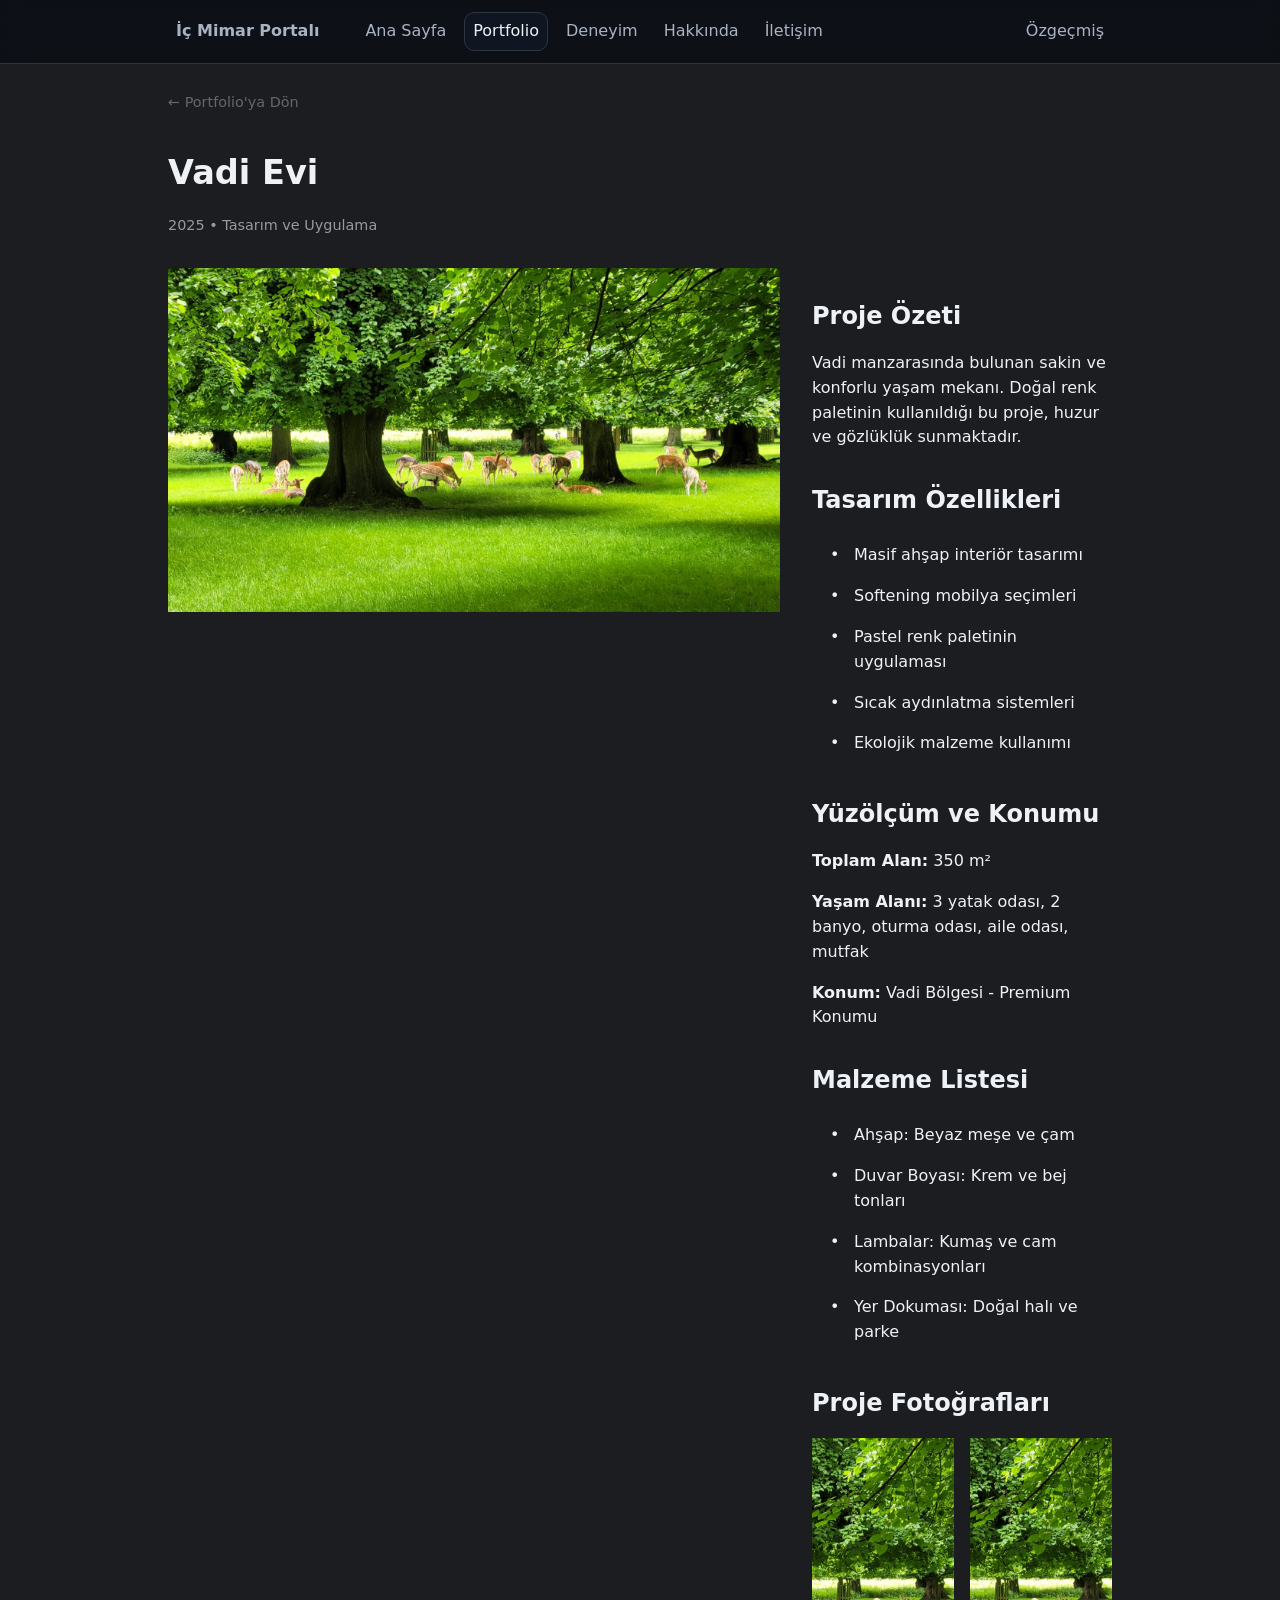
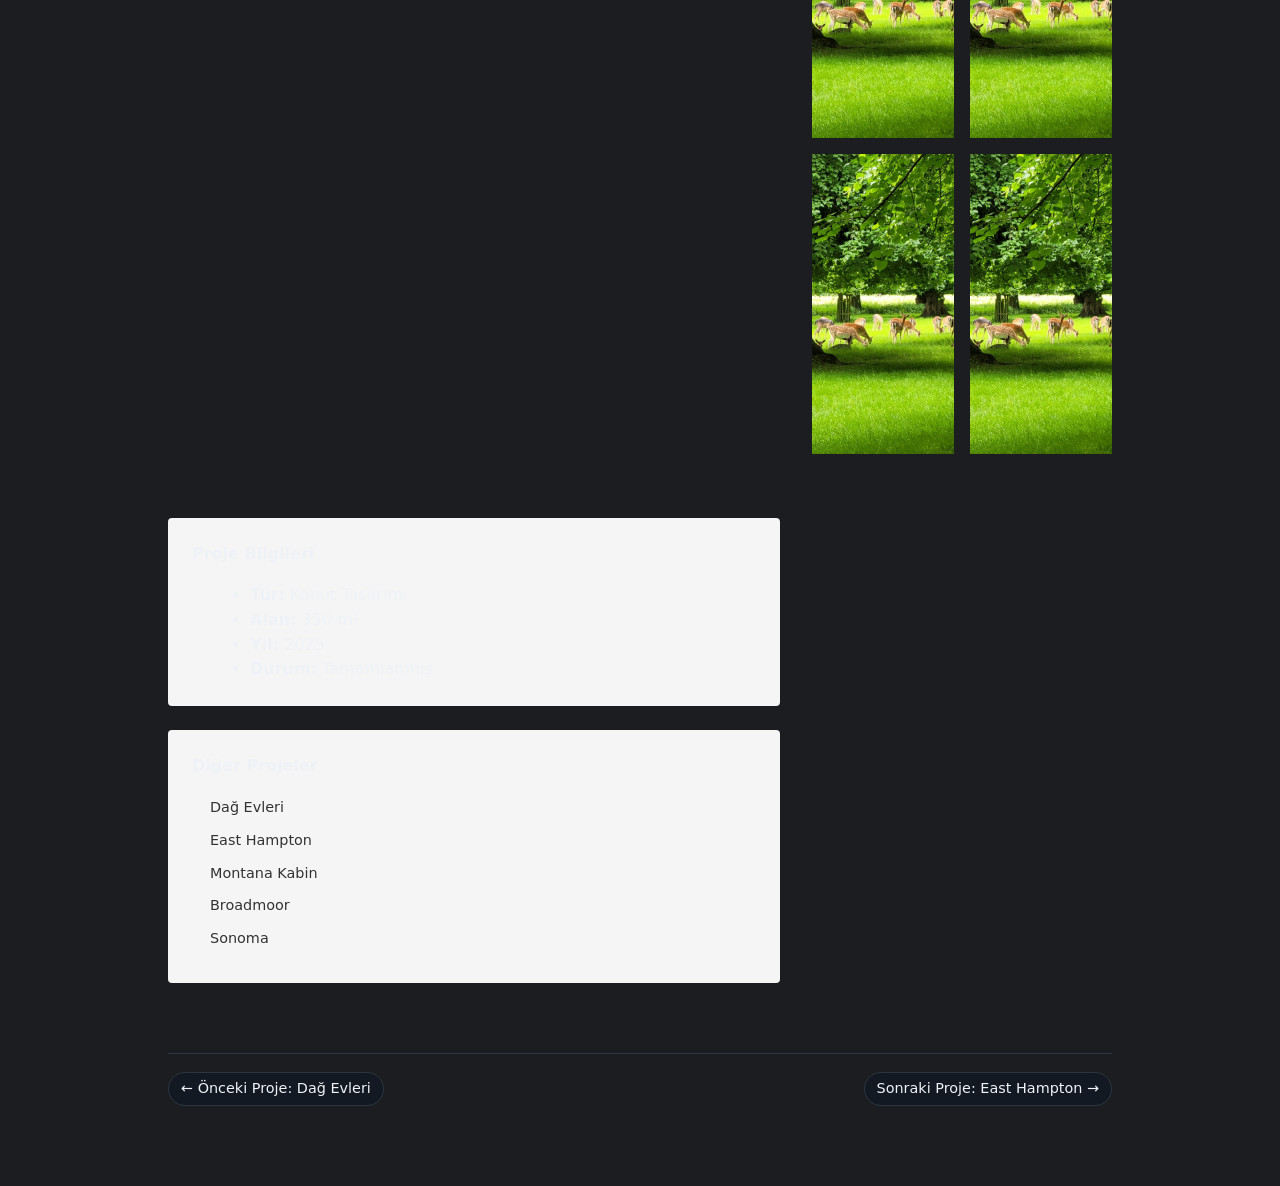
<file: project-valley.html>
<!doctype html>
<html lang="en">
<head>
  <meta charset="utf-8" />
  <meta name="viewport" content="width=device-width,initial-scale=1" />
  <title>Vadi Evi - İç Mimar Portalı</title>
  <link rel="stylesheet" href="style.css" />
</head>
<body>
    <div class="nav">
    <div class="nav-inner">
      <div class="leftnav">
        <span class="brand"><a class="brand" href="index.html">İç Mimar Portalı</a></span>
        <a href="index.html">Ana Sayfa</a>
        <a class="active" href="portfolio.html">Portfolio</a>
        <a href="experience.html">Deneyim</a>
        <a href="about.html">Hakkında</a>
        <a href="contact.html">İletişim</a>
      </div>
      <details class="mobile-menu">
        <summary aria-label="Open navigation menu">&#9776;</summary>
        <div class="mobile-menu-panel">
          <a href="index.html">Ana Sayfa</a>
          <a href="portfolio.html">Portfolio</a>
          <a href="experience.html">Deneyim</a>
          <a href="about.html">Hakkında</a>
          <a href="contact.html">İletişim</a>
        </div>
      </details>
      <div><a href="resume.html">Özgeçmiş</a></div>
    </div>
  </div>

  <main class="wrap">
    <div class="project-header">
      <a href="portfolio.html" class="back-link">&larr; Portfolio'ya Dön</a>
      <h1>Vadi Evi</h1>
      <p class="project-meta">2025 • Tasarım ve Uygulama</p>
    </div>

    <div class="project-content">
      <div class="project-hero">
        <img src="buse.jpg" alt="Vadi Evi Projesi" />
      </div>

      <div class="project-details">
        <section class="project-section">
          <h2>Proje Özeti</h2>
          <p>Vadi manzarasında bulunan sakin ve konforlu yaşam mekanı. Doğal renk paletinin kullanıldığı bu proje, huzur ve gözlüklük sunmaktadır.</p>
        </section>

        <section class="project-section">
          <h2>Tasarım Özellikleri</h2>
          <ul>
            <li>Masif ahşap interiör tasarımı</li>
            <li>Softening mobilya seçimleri</li>
            <li>Pastel renk paletinin uygulaması</li>
            <li>Sıcak aydınlatma sistemleri</li>
            <li>Ekolojik malzeme kullanımı</li>
          </ul>
        </section>

        <section class="project-section">
          <h2>Yüzölçüm ve Konumu</h2>
          <p><strong>Toplam Alan:</strong> 350 m²</p>
          <p><strong>Yaşam Alanı:</strong> 3 yatak odası, 2 banyo, oturma odası, aile odası, mutfak</p>
          <p><strong>Konum:</strong> Vadi Bölgesi - Premium Konumu</p>
        </section>

        <section class="project-section">
          <h2>Malzeme Listesi</h2>
          <ul>
            <li>Ahşap: Beyaz meşe ve çam</li>
            <li>Duvar Boyası: Krem ve bej tonları</li>
            <li>Lambalar: Kumaş ve cam kombinasyonları</li>
            <li>Yer Dokuması: Doğal halı ve parke</li>
          </ul>
        </section>

        <section class="project-section">
          <h2>Proje Fotoğrafları</h2>
          <div class="project-gallery">
            <img src="buse.jpg" alt="Vadi Evi - Giriş Holü" />
            <img src="buse.jpg" alt="Vadi Evi - Oturma Odası" />
            <img src="buse.jpg" alt="Vadi Evi - Yatak Odası" />
            <img src="buse.jpg" alt="Vadi Evi - Mutfak" />
          </div>
        </section>
      </div>

      <aside class="project-sidebar">
        <div class="project-info-box">
          <h3>Proje Bilgileri</h3>
          <ul>
            <li><strong>Tür:</strong> Konut Tasarımı</li>
            <li><strong>Alan:</strong> 350 m²</li>
            <li><strong>Yıl:</strong> 2025</li>
            <li><strong>Durum:</strong> Tamamlanmış</li>
          </ul>
        </div>

        <div class="project-nav-box">
          <h3>Diğer Projeler</h3>
          <ul class="project-nav">
            <li><a href="project-mountain.html">Dağ Evleri</a></li>
            <li><a href="project-eastend.html">East Hampton</a></li>
            <li><a href="project-cabins.html">Montana Kabin</a></li>
            <li><a href="project-broadmoor.html">Broadmoor</a></li>
            <li><a href="project-sonoma.html">Sonoma</a></li>
          </ul>
        </div>
      </aside>
    </div>

    <footer class="page-pager">
      <a class="page-pager-link" href="project-mountain.html">&larr; Önceki Proje: Dağ Evleri</a>
      <a class="page-pager-link" href="project-eastend.html">Sonraki Proje: East Hampton &rarr;</a>
    </footer>
  </main>

  <style>
    .project-header { margin-bottom: 2rem; }
    .back-link { display: inline-block; margin-bottom: 1rem; color: #666; text-decoration: none; font-size: 0.9rem; }
    .back-link:hover { color: #000; }
    .project-meta { color: #999; font-size: 0.9rem; }
    .project-content { display: grid; grid-template-columns: 1fr 300px; gap: 2rem; margin: 2rem 0; }
    .project-hero img { width: 100%; height: auto; margin-bottom: 2rem; }
    .project-section { margin-bottom: 2rem; }
    .project-section h2 { font-size: 1.5rem; margin-bottom: 1rem; }
    .project-section ul { list-style: none; padding: 0; }
    .project-section ul li { padding: 0.5rem 0; padding-left: 1.5rem; position: relative; }
    .project-section ul li:before { content: "•"; position: absolute; left: 0; }
    .project-gallery { display: grid; grid-template-columns: repeat(2, 1fr); gap: 1rem; }
    .project-gallery img { width: 100%; height: 300px; object-fit: cover; }
    .project-sidebar { position: sticky; top: 100px; height: fit-content; }
    .project-info-box, .project-nav-box { background: #f5f5f5; padding: 1.5rem; margin-bottom: 1.5rem; border-radius: 4px; }
    .project-info-box h3, .project-nav-box h3 { font-size: 1rem; margin-bottom: 1rem; }
    .project-nav { list-style: none; padding: 0; }
    .project-nav li { margin-bottom: 0.5rem; }
    .project-nav a { color: #333; text-decoration: none; font-size: 0.9rem; }
    .project-nav a:hover { color: #666; }
    @media (max-width: 768px) {
      .project-content { grid-template-columns: 1fr; }
      .project-sidebar { position: static; }
      .project-gallery { grid-template-columns: 1fr; }
      .project-gallery img { height: 200px; }
    }
  </style>
</body>
</html>
</file>
<file: style.css>
﻿:root{
  /* Charcoal-forward palette */
  --bg:#1b1d21;
  --card:#242830;
  --text:#eef2f7;
  --muted:#aab3c2;
  --link:#7cd1ff;
  --border:#2f3540;
  --max: 980px;
}
*{ box-sizing:border-box; }
body{
  margin:0;
  font-family: system-ui, -apple-system, Segoe UI, Roboto, Helvetica, Arial, sans-serif;
  background: var(--bg);
  color: var(--text);
  line-height: 1.55;
}
html{ scroll-behavior: smooth; }
a{ color: var(--link); text-decoration: none; }
a:hover{ text-decoration: underline; }

.nav{
  position: sticky;
  top: 0;
  backdrop-filter: blur(10px);
  background: rgba(11,15,20,0.85);
  border-bottom: 1px solid var(--border);
  z-index: 1100;
}
.nav-inner{
  max-width: var(--max);
  margin: 0 auto;
  padding: 12px 18px;
  display:flex;
  align-items:center;
  justify-content:space-between;
  gap: 12px;
}
.leftnav{
  display:flex;
  align-items:center;
  flex-wrap:wrap;
  gap: 10px;
}
.brand{
  font-weight: 750;
  color: var(--text);
  margin-right: 10px;
}
.nav a{
  color: var(--muted);
  padding: 6px 8px;
  border-radius: 10px;
}
.nav a:hover{
  color: var(--text);
  text-decoration:none;
  background: rgba(16,24,38,0.55);
}
.nav a.active{
  color: var(--text);
  background: rgba(16,24,38,0.75);
  border: 1px solid var(--border);
}
.mobile-menu{
  display: none;
  position: relative;
}
.mobile-menu summary{
  list-style: none;
  cursor: pointer;
  color: var(--muted);
  padding: 6px 10px;
  border-radius: 10px;
  border: 1px solid var(--border);
  background: rgba(16,24,38,0.55);
  user-select: none;
}
.mobile-menu summary::-webkit-details-marker{
  display: none;
}
.mobile-menu[open] summary{
  color: var(--text);
}
.mobile-menu-panel{
  position: absolute;
  right: 0;
  top: calc(100% + 8px);
  min-width: 220px;
  display: grid;
  gap: 4px;
  padding: 8px;
  border-radius: 12px;
  border: 1px solid var(--border);
  background: rgba(11,15,20,0.97);
  box-shadow: 0 12px 30px rgba(0,0,0,0.45);
  z-index: 30;
}

.wrap{ max-width: var(--max); margin: 0 auto; padding: 26px 18px 80px; }
h1{ font-size: 2.1rem; margin: 18px 0 8px; }
.resume-title-row{
  display: flex;
  align-items: center;
  gap: 12px;
  flex-wrap: wrap;
}
.resume-title-row h1{
  margin: 18px 0 12px;
  line-height: 1;
}
.resume-title-row .btn{
  margin-top: 0;
  padding: 5px 12px;
  font-size: 0.95rem;
  line-height: 1.1;
  display: inline-flex;
  align-items: center;
}
h2{ font-size: 1.35rem; margin: 30px 0 12px; }
h3{ margin: 0 0 8px; }

.subtitle{ color: var(--muted); margin: 0 0 16px; }
.section-nav{
  grid-column: span 12;
  display: flex;
  flex-wrap: wrap;
  gap: 10px;
  margin: 4px 0 8px;
  align-items: center;
}
.section-label{
  color: var(--muted);
  font-size: 0.95rem;
  letter-spacing: 0.04em;
  text-transform: uppercase;
}
.section-pill{
  display: inline-block;
  appearance: none;
  font: inherit;
  cursor: pointer;
  border: 1px solid var(--border);
  background: rgba(16,24,38,0.7);
  color: var(--text);
  padding: 8px 14px;
  border-radius: 999px;
  font-size: 0.95rem;
}
.section-pill:hover{
  text-decoration: none;
  filter: brightness(1.08);
}
.projects-tabs .section-pill.active{
  background: rgba(42,52,68,0.9);
  border-color: #4c5d79;
}
.section-head{
  grid-column: span 12;
  margin-top: 10px;
}
.card-tag{
  align-self: flex-start;
  display: inline-block;
  font-size: 0.85rem;
  letter-spacing: 0.08em;
  text-transform: uppercase;
  color: #bff1d2;
  border: 1px solid #2f855a;
  background: rgba(15,29,24,0.9);
  padding: 4px 10px;
  border-radius: 999px;
  margin-bottom: 8px;
}

.hero{
  width: 100%;
  height: clamp(180px, 33vw, 340px);
  object-fit: cover;
  object-position: center 50%;   /* tweak what part stays visible */
  border-radius: 12px;
  border: 1px solid var(--border);
  opacity: 0.45;
}
.hero-wrap{
  position: relative;
}
.hero-pills{
  position: absolute;
  left: 12px;
  right: 12px;
  bottom: 12px;
  margin-top: 0;
  z-index: 1;
  justify-content: center;
}
.hero-pills .pill{
  background: rgba(94,102,117,0.88);
  backdrop-filter: blur(2px);
  font-size: 0.72rem;
  padding: 6px 11px;
}

.grid{
  display:grid;
  grid-template-columns: repeat(12, 1fr);
  gap: 14px;
}
.row-split{
  grid-column: span 12;
  display:grid;
  gap: 14px;
  align-items: stretch;
}
.row-split > .card,
.row-split > .stack{
  grid-column: span 1;
}
.row-split .stack .card{
  grid-column: span 1;
}
.stack{
  display:grid;
  gap: 14px;
}
.card{
  grid-column: span 12;
  border: 1px solid var(--border);
  background: var(--card);
  border-radius: 14px;
  padding: 12px 14px;
}
.experience-accordion{
  padding: 0;
}
.experience-accordion summary{
  list-style: none;
  cursor: pointer;
  padding: 12px 14px;
  position: relative;
}
.experience-accordion summary::-webkit-details-marker{
  display: none;
}
.experience-accordion summary h3{
  margin: 0 34px 4px 0;
}
.experience-accordion summary .meta{
  margin: 0;
}
.experience-accordion summary::after{
  content: "+";
  position: absolute;
  right: 14px;
  top: 14px;
  color: var(--muted);
  font-size: 1.15rem;
  line-height: 1;
}
.experience-accordion[open] summary::after{
  content: "-";
}
.experience-accordion > ul{
  margin: 0 14px 14px 32px;
}
.edu-row{
  display:flex;
  gap: 2px;
  align-items: flex-start;
}
.edu-content{
  width: 100%;
}
.edu-head{
  display: flex;
  align-items: center;
  gap: 12px;
}
.edu-mark{
  flex: 0 0 auto;
}
.edu-logo-mark{
  height: clamp(46px, 5vw, 64px);
  width: auto;
  object-fit: contain;
  display: block;
}
.edu-head-text{
  display: grid;
  gap: 4px;
}
.edu-degree{
  margin: 0;
  line-height: 1.2;
}
.edu-school{
  margin: 0;
  color: #d8deea;
  font-weight: 600;
  line-height: 1.2;
}
.edu-date{
  margin: 4px 0 8px;
}
.edu-glance{
  display: flex;
  flex-wrap: wrap;
  gap: 8px;
  margin: 0 0 14px;
}
.edu-chip{
  display: inline-block;
  border: 1px solid var(--border);
  background: rgba(16,24,38,0.65);
  color: #dce4f1;
  border-radius: 999px;
  padding: 4px 10px;
  font-size: 0.88rem;
  line-height: 1.2;
}
.edu-sections{
  display: grid;
  gap: 8px;
}
.edu-expand{
  margin: 0;
}
.edu-expand-toggle{
  list-style: none;
  cursor: pointer;
  display: inline-flex;
  align-items: center;
  gap: 8px;
  border: 1px solid var(--border);
  background: rgba(16,24,38,0.65);
  color: #dce4f1;
  border-radius: 999px;
  padding: 6px 12px;
  font-size: 0.9rem;
  line-height: 1.2;
}
.edu-expand-toggle::-webkit-details-marker{
  display: none;
}
.edu-expand-toggle::before{
  content: "+";
  font-weight: 700;
  font-size: 1rem;
}
.edu-expand[open] .edu-expand-toggle{
  margin-bottom: 8px;
}
.edu-expand[open] .edu-expand-toggle::before{
  content: "-";
}
.edu-kicker{
  margin: 4px 0 0;
  color: #c4ccda;
  font-size: 0.82rem;
  font-weight: 700;
  letter-spacing: 0.08em;
  text-transform: uppercase;
}
.education-grid ul{
  margin: 4px 0 0 18px;
}
.education-grid li{
  margin: 0 0 6px;
  font-size: 0.98rem;
  line-height: 1.5;
}

.card.highlight{
  border-color: #2f855a;
  background: #0f1d18;
  box-shadow: 0 0 0 1px rgba(47,133,90,0.35);
}
@media (min-width: 760px){
  .span6{ grid-column: span 6; }
  .span4{ grid-column: span 4; }
  .row-split{ grid-template-columns: repeat(2, minmax(0, 1fr)); }
  .row-split .stack{
    grid-template-rows: 1fr 1fr;
    height: 100%;
  }
  .row-split .stack .card{ height: 100%; }
}
@media (max-width: 1080px){
  .hero-pills{
    left: 10px;
    right: auto;
    top: 0;
    bottom: 0;
    display: flex;
    flex-direction: column;
    align-items: flex-start;
    justify-content: center;
    gap: 7px;
  }
}
@media (max-width: 830px){
  .nav-inner{
    justify-content: flex-start;
    gap: 0;
  }
  .brand{
    margin-right: 0;
  }
  .leftnav > .brand{
    padding-right: 2px;
  }
  .leftnav > a{
    display: none;
  }
  .leftnav{
    gap: 0;
  }
  .mobile-menu{
    display: block;
    margin-left: 0;
  }
  .nav-inner > div:last-child{
    margin-left: auto;
  }
  .mobile-menu-panel a{
    color: var(--muted);
    padding: 8px 10px;
    border-radius: 8px;
    border: 1px solid transparent;
  }
  .mobile-menu-panel a.active{
    color: var(--text);
    background: rgba(16,24,38,0.75);
    border-color: var(--border);
  }
  .mobile-menu-panel{
    left: 0;
    right: auto;
    top: calc(100% + 8px);
    min-width: 0;
    width: 220px;
    max-width: calc(100vw - 56px);
  }
  .hero-pills{
    left: 10px;
    right: auto;
    top: 0;
    bottom: 0;
    gap: 7px;
    display: flex;
    flex-direction: column;
    align-items: flex-start;
    justify-content: center;
  }
}
@media (max-width: 760px){
  .hero-pills{
    transform: translateY(-8px);
  }
}
@media (max-width: 612px){
  .hero{
    height: clamp(240px, 58vw, 320px);
  }
}

.meta{ color: var(--muted); margin: 6px 0 10px; }

.small{ color: var(--muted); font-size: 0.95rem; }

.index_role{
  color: #ffffff;
  margin: 0px 0 8px;
  font-size: 13.3px;
  font-weight: bold;
}
.home-name,
.index_role,
.index_role + .subtitle{
  text-align: center;
}
.index_role + .subtitle{
  max-width: 980px;
  margin-left: auto;
  margin-right: auto;
}

.pills{ display:flex; flex-wrap:wrap; gap:10px; margin-top: 10px; }
.stack-row{
  display: flex;
  flex-wrap: wrap;
  align-items: center;
  gap: 8px;
  margin: -2px 0 10px;
}
.stack-label{
  color: #d6dbe3;
      font-weight: 600;
    margin-right: 2px;
}
.stack-chips{
  display: flex;
  flex-wrap: wrap;
  gap: 8px;
}
.stack-chip{
  display: inline-block;
  border: 1px solid #bcc3cd;
  background: #d5dae1;
  color: #1a1f27;
  padding: 6px 12px;
  border-radius: 999px;
  font-size: 0.95rem;
  line-height: 1.1;
}
.pill{
  border: 1px solid #6f7786;
  background: #5e6675;
  padding: 8px 10px;
  border-radius: 999px;
  color: #dbe1ea;
  font-size: 0.78rem;
  letter-spacing: 0.06em;
}

.btnrow{ display:flex; flex-wrap:wrap; gap:10px; margin-top: 14px; }
.btn{
  display:inline-block;
  border: 1px solid var(--border);
  background: rgba(16,24,38,0.7);
  color: var(--text);
  border-radius: 999px;
  padding: 10px 12px;
}
.btn:hover{ text-decoration:none; filter: brightness(1.05); }

hr.sep{
  border: 0;
  border-top: 1px solid var(--border);
  margin: 18px 0;
  grid-column: span 12;
}

.embed{
  width: 100%;
  height: 82vh;
  border: 1px solid var(--border);
  border-radius: 14px;
  background: #0a0f14;
}

footer{
  margin-top: 46px;
  color: var(--muted);
  border-top: 1px solid var(--border);
  padding-top: 18px;
  font-size: 0.95rem;
}
.site-note{
  margin: 46px 0 12px;
  color: var(--muted);
  font-size: 0.95rem;
}
.page-pager{
  display: flex;
  align-items: center;
  justify-content: space-between;
  gap: 12px;
  flex-wrap: wrap;
}
.page-pager-link{
  display: inline-flex;
  align-items: center;
  border: 1px solid var(--border);
  background: rgba(16,24,38,0.65);
  color: var(--text);
  border-radius: 999px;
  padding: 8px 12px;
  font-size: 0.9rem;
  line-height: 1.1;
  text-decoration: none;
}
.page-pager-link:hover{
  text-decoration: none;
  filter: brightness(1.08);
}
.page-pager-meta{
  flex-basis: 100%;
  margin: 2px 0 0;
  color: var(--muted);
  font-size: 0.88rem;
}
.about-map{
  width: 100%;
  height: 420px;
  border: 1px solid var(--border);
  border-radius: 12px;
  overflow: hidden;
}
.leaflet-popup-content-wrapper,
.leaflet-popup-tip{
  background: #1f2430;
  color: var(--text);
}
.leaflet-container a{
  color: #9bd1ff;
}
.about-carousels{
  margin-top: 16px;
}
.about-text-card{
  margin: 0 0 14px;
  border-color: #35507a;
  background:
    radial-gradient(circle at 85% 20%, rgba(120,173,230,0.1), transparent 44%),
    linear-gradient(160deg, rgba(20,28,43,0.9), rgba(25,32,47,0.9));
}
.about-text-card .subtitle{
  margin: 6px 0 0;
  max-width: none;
  text-align: justify;
}
.about-carousel-grid{
  display: grid;
  gap: 14px;
}
.about-carousel-grid-top{
  grid-template-columns: repeat(3, minmax(0, 1fr));
  margin-bottom: 14px;
}
.about-carousel-grid-bottom{
  grid-template-columns: repeat(2, minmax(0, 1fr));
  margin-bottom: 14px;
}
.about-carousel-grid-bottom .about-card-wide,
.about-carousel-grid-bottom .about-card-narrow{
  grid-column: span 1;
}
.about-carousel-card{
  padding: 12px;
  border-color: #35507a;
  background:
    radial-gradient(circle at 85% 20%, rgba(120,173,230,0.1), transparent 44%),
    linear-gradient(160deg, rgba(20,28,43,0.9), rgba(25,32,47,0.9));
}
.about-card-wide{
  grid-column: span 2;
}
.about-card-narrow{
  grid-column: span 1;
}
.about-carousel-head{
  display: flex;
  align-items: center;
  justify-content: space-between;
  gap: 10px;
  margin-bottom: 10px;
}
.about-carousel-head h3{
  margin: 0;
  font-size: 1.06rem;
}
.about-carousel{
  overflow: hidden;
  border: 1px solid #314a71;
  border-radius: 12px;
  background: rgba(9,14,25,0.52);
}
.about-carousel-track{
  display: flex;
  transition: transform 320ms ease;
  will-change: transform;
}
.about-slide{
  flex: 0 0 100%;
  min-height: 420px;
  padding: 14px;
}
.about-slide-media{
  height: 360px;
  border-radius: 10px;
  border: 1px solid #3f5f8d;
  margin-bottom: 12px;
  background:
    linear-gradient(135deg, rgba(80,130,198,0.5), rgba(23,33,52,0.72)),
    radial-gradient(circle at 20% 25%, rgba(210,230,255,0.3), transparent 45%);
  display: flex;
  align-items: center;
  justify-content: center;
  color: #d7e6ff;
  font-size: 0.85rem;
  letter-spacing: 0.07em;
  text-transform: uppercase;
}
.about-slide-image{
  width: 100%;
  height: 360px;
  border-radius: 10px;
  border: 1px solid #3f5f8d;
  margin-bottom: 12px;
  object-fit: cover;
  background: #0b1220;
  display: block;
}
.about-slide-image-book{
  object-fit: cover;
}
.about-slide-image-tg{
  object-fit: contain;
  background:
    radial-gradient(circle at 85% 20%, rgba(120,173,230,0.1), transparent 44%),
    linear-gradient(160deg, rgba(20,28,43,0.9), rgba(25,32,47,0.9));
}
.about-slide h4{
  margin: 0 0 8px;
  font-size: 1.15rem;
}
.about-slide p{
  margin: 0;
}
.about-books-card .about-slide{
  min-height: 420px;
  padding-bottom: 10px;
}
.about-books-card .about-slide-image{
  height: 390px;
  margin-bottom: 0;
}
.about-books-card .about-slide p{
  display: none;
}
.books-grid{
  align-items: stretch;
}
.book-spotlight{
  border-color: #365176;
  background:
    radial-gradient(circle at 85% 20%, rgba(120,173,230,0.14), transparent 42%),
    linear-gradient(140deg, rgba(20,28,43,0.9), rgba(30,35,50,0.88));
}
.book-spotlight h3{
  margin-bottom: 6px;
}
.book-shelf-card{
  position: relative;
  overflow: hidden;
  border-color: #31465f;
  background: linear-gradient(165deg, rgba(25,33,46,0.9), rgba(20,26,37,0.92));
}
.book-shelf-card::before{
  content: "";
  position: absolute;
  inset: 0;
  background: linear-gradient(90deg, rgba(255,255,255,0.03), transparent 55%);
  pointer-events: none;
}
.book-shelf-card h3{
  margin-bottom: 8px;
  font-size: 1.04rem;
}
.book-shelf-card .small{
  margin: 0;
}
.engagement-tabs{
  display: flex;
  gap: 6px;
  flex-wrap: wrap;
  margin: 0 0 12px;
}
.engagement-tab{
  border: 1px solid #3f4b5f;
  border-bottom: 0;
  border-radius: 12px 12px 0 0;
  background: linear-gradient(180deg, rgba(38,49,66,0.95), rgba(25,33,46,0.95));
  color: #bdc8d8;
  padding: 8px 14px 9px;
  font-size: 0.92rem;
  font-weight: 600;
  cursor: pointer;
  transition: filter 120ms ease, color 120ms ease, transform 120ms ease;
}
.engagement-tab:hover{
  color: var(--text);
  filter: brightness(1.08);
}
.engagement-tab.active{
  color: var(--text);
  background: linear-gradient(180deg, rgba(53,67,89,0.98), rgba(33,44,61,0.98));
  border-color: #4f617d;
  transform: translateY(1px);
}
.engagement-panel{
  border-top: 1px solid #4f617d;
  padding-top: 12px;
}
.engagement-panel[hidden]{
  display: none !important;
}
ul{ margin: 10px 0 0 18px; }
.home-roles{
  margin-top: 4px;
}
.home-roles > ul{
  margin: 8px 0 0 0;
  padding: 0;
  list-style: none;
}
.home-roles > ul > li.home-role-card{
  margin: 0 0 10px;
  padding: 10px 12px;
  border: 1px solid var(--border);
  border-radius: 10px;
  background: rgba(16,24,38,0.55);
}
.home-roles > ul > li.home-role-card > ul{
  margin: 6px 0 0 18px;
}
.home-roles > ul > li.home-role-card > ul > li{
  margin: 0 0 5px;
}

/* Service card */
.service-card{ padding: 18px; }
.service-row{
  display: flex;
  gap: 14px;
  align-items: flex-start;
}
.service-content{
  width: 100%;
}
.service-logo img{
  width: 44px;
  height: 44px;
  object-fit: contain;
  border-radius: 10px;
}
.service-org{
  font-weight: 750;
  font-size: 1.2rem;
  line-height: 1.25;
  color: #f3f7ff;
  margin: 0 0 6px;
}
.service-unit{
  font-weight: 600;
  font-size: 0.98rem;
  color: #c7d1e2;
  margin: 0 0 12px;
}
.service-meta{
  display: inline-flex;
  align-items: center;
  gap: 8px;
  font-size: 0.78rem;
  letter-spacing: 0.06em;
  text-transform: uppercase;
  color: #dbe1ea;
  background: #5e6675;
  border: 1px solid #6f7786;
  border-radius: 999px;
  padding: 5px 12px;
  margin: 0 0 14px;
}
.service-sep{
  margin: 0;
  opacity: 0.65;
}
.service-desc{
  margin: 0;
  max-width: 70ch;
  line-height: 1.65;
  color: #d6deeb;
}
.service-link{
  display: inline-block;
  margin-top: 12px;
  text-decoration: underline;
}

/* Engagement talks */
.talk-item + .talk-item{
  margin-top: 16px;
  padding-top: 16px;
  border-top: 1px solid var(--border);
}
.talk-item{
  display: flex;
  align-items: flex-end;
  justify-content: space-between;
  gap: 14px;
}
.talk-header{
  display: block;
}
.talk-content{
  min-width: 0;
  flex: 1;
}
.talk-title-group{
  min-width: 0;
}
.talk-tag{
  display: inline-block;
  color: #dbe1ea;
  background: #5e6675;
  border: 1px solid #6f7786;
  border-radius: 999px;
  padding: 5px 12px;
  font-size: 0.78rem;
  letter-spacing: 0.06em;
  text-transform: uppercase;
}
.talk-title{
  margin: 10px 0 0;
}
.talk-actions{
  margin: 0;
  flex: 0 0 auto;
}
@media (max-width: 760px){
  .talk-item{
    display: block;
  }
  .talk-actions{
    margin-top: 8px;
    text-align: right;
  }
}

/* Modal */
.card-header{
  display:flex;
  align-items:flex-start;
  justify-content:space-between;
  gap:10px;
  margin-top: 10px;
}
.card-header-highlight{
  border: 1px solid #2f855a;
  background: #0f1d18;
  box-shadow: 0 0 0 1px rgba(47,133,90,0.35);
  padding: 10px 12px;
  border-radius: 12px;
}
.ghost-btn{
  border: 1px solid var(--border);
  background: rgba(16,24,38,0.6);
  color: var(--text);
  padding: 8px 12px;
  border-radius: 10px;
  cursor: pointer;
}
.ghost-btn:hover{ filter: brightness(1.08); }

.modal-overlay{
  position: fixed;
  inset: 0;
  background: rgba(5,8,12,0.72);
  display: grid;
  place-items: center;
  padding: 20px;
  visibility: hidden;
  opacity: 0;
  transition: opacity 160ms ease, visibility 160ms ease;
  z-index: 1200;
}
.modal-overlay[data-visible="true"]{
  visibility: visible;
  opacity: 1;
}
.modal{
  width: min(960px, 100%);
  max-height: 86vh;
  background: var(--card);
  border: 1px solid var(--border);
  border-radius: 16px;
  padding: 18px;
  overflow-y: auto;
  box-shadow: 0 18px 60px rgba(0,0,0,0.55);
}
.modal-head{
  display:flex;
  align-items:flex-start;
  justify-content:space-between;
  gap: 12px;
  margin-bottom: 10px;
}
.modal-close{
  background: none;
  border: 1px solid var(--border);
  color: var(--text);
  border-radius: 50%;
  width: 34px;
  height: 34px;
  font-size: 20px;
  cursor: pointer;
}
.modal-body{ 
  display: grid; 
  gap: 12px;
 }

.media-well{
  border: 1px dashed var(--border);
  background: rgba(16,24,38,0.6);
  padding: 12px;
  border-radius: 12px;
  display: grid;
  grid-template-columns: repeat(2, minmax(0, 1fr));
  gap: 12px;
  align-items: stretch;
}
.media-item{
  margin: 0;
  display: grid;
  gap: 10px;
}
.media-well-single{
  grid-template-columns: 1fr;
}
@media (max-width: 760px){
  .media-well{
    grid-template-columns: 1fr;
  }
}

.modal-img-thumb{
  display: block;
  width: 100%;
  aspect-ratio: 4 / 1;          /* 4:1 shows roughly quarter the photo */
  object-fit: cover;
  object-position: center 60%;   /* tweak what part stays visible */
  border-radius: 12px;
  border: 1px solid var(--border);
  opacity: 0.45;
}

.modal-img-thumb-2{
  display: block;
  width: 100%;
  aspect-ratio: 4 / 1;          /* 4:1 shows roughly quarter the photo */
  object-fit: cover;
  object-position: center 70%;   /* tweak what part stays visible */
  border-radius: 12px;
  border: 1px solid var(--border);
  opacity: 0.45;
}

.modal-img-thumb-3{
  display: block;
  width: 100%;
  aspect-ratio: 4 / 1;          /* 4:1 shows roughly quarter the photo */
  object-fit: cover;
  object-position: center 40%;   /* tweak what part stays visible */
  border-radius: 12px;
  border: 1px solid var(--border);
  opacity: 0.45;
}

.modal-img-thumb-news{
  display: block;
  width: 100%;
  aspect-ratio: 2 / 1;          /* 4:1 shows roughly quarter the photo */
  object-fit: cover;
  object-position: center 80%;   /* tweak what part stays visible */
  border-radius: 12px;
  border: 1px solid var(--border);
  opacity: 0.45;
}

.modal-img-thumb-talk{
  display: block;
  width: 100%;
  aspect-ratio: 4 / 1;          /* 4:1 shows roughly quarter the photo */
  object-fit: cover;
  object-position: center 65%;   /* tweak what part stays visible */
  border-radius: 12px;
  border: 1px solid var(--border);
  opacity: 0.45;
}

.image-with-credit{
  position: relative;
  display: block;
  width: 100%;
  margin: 0;
  line-height: 0;
}
.image-with-credit > img{
  display: block;
  width: 100%;
}
.image-credit{
  position: absolute;
  right: 10px;
  top: 8px;
  margin: 0;
  padding: 3px 8px;
  font-size: 0.78rem;
  line-height: 1.2;
  color: #f5f7fb;
  background: rgba(10, 14, 24, 0.65);
  border: 1px solid rgba(255, 255, 255, 0.22);
  border-radius: 999px;
  pointer-events: none;
}

.modal-img{
  width: 100%;
  height: 100%;
  aspect-ratio: 4 / 3;
  border-radius: 12px;
  border: 1px solid var(--border);
  object-fit: cover;
  object-position: center;
}
.modal-video{
  width: 100%;
  height: 100%;
  aspect-ratio: 4 / 3;
  border-radius: 12px;
  border: 1px solid var(--border);
  background: #000;
  object-fit: cover;
  object-position: center;
}
.media-caption-card{
  border: 1px solid var(--border);
  background: rgba(36,40,48,0.50);
  border-radius: 12px;
  padding: 3px 14px;
  text-align: center;   /* center text */
}
.media-caption-card h4{
  margin: 0 0 6px;
  font-size: 1rem;
  font-weight: 400; 
  text-align: center;   /* center text */
}
.media-credit{
  margin: 0;
  font-size: 0.84rem;
  color: var(--muted);
  text-align: center;
}
.media-caption-card ul{
  margin: 0;
  padding-left: 0;
  list-style-position: inside;
}
.pub-actions{
  margin-top: 10px;
}
.home-resume-cta{
  margin-top: 6px;
  text-align: center;
}
.home-name-row{
  display: flex;
  justify-content: center;
  align-items: center;
  gap: 10px;
  flex-wrap: wrap;
}
.home-name-row .home-name{
  margin: 0;
}
.home-name-resume-btn{
  font-size: 0.86rem;
  padding: 6px 11px;
}
.home-social-cta{
  margin-top: 8px;
  display: flex;
  justify-content: center;
  align-items: center;
  gap: 10px;
}
.home-social-btn{
  width: 36px;
  height: 36px;
  border: 1px solid var(--border);
  border-radius: 999px;
  background: rgba(16,24,38,0.7);
  color: var(--text);
  display: inline-flex;
  align-items: center;
  justify-content: center;
}
.home-social-btn svg{
  width: 17px;
  height: 17px;
  fill: currentColor;
}
.home-social-btn:hover{
  text-decoration: none;
  filter: brightness(1.1);
}
.pub-link-btn{
  display: inline-block;
  border: 1px solid var(--border);
  background: rgba(16,24,38,0.7);
  color: var(--text);
  border-radius: 999px;
  padding: 7px 12px;
  font-size: 0.92rem;
}
.pub-link-btn:hover{
  text-decoration: none;
  filter: brightness(1.08);
}
.repo-actions{
  display: inline-flex;
  margin-top: 0;
}
.repo-link-btn{
  display: inline-flex;
  align-items: center;
  gap: 8px;
}
.repo-list-row{
  display: flex;
  flex-wrap: wrap;
  gap: 8px;
  align-items: center;
}
.repo-icon{
  width: 15px;
  height: 15px;
  display: inline-block;
  text-indent: -9999px;
  overflow: hidden;
  background-repeat: no-repeat;
  background-size: contain;
  background-position: center;
  filter: brightness(1.05);
  background-image: url("data:image/svg+xml,%3Csvg xmlns='http://www.w3.org/2000/svg' viewBox='0 0 16 16' fill='%23e8edf8'%3E%3Cpath d='M8 0a8 8 0 0 0-2.53 15.59c.4.07.55-.17.55-.38v-1.34c-2.24.49-2.71-1.08-2.71-1.08-.37-.92-.9-1.16-.9-1.16-.73-.5.06-.49.06-.49.82.06 1.25.84 1.25.84.71 1.22 1.87.86 2.33.66.08-.52.28-.86.5-1.06-1.78-.2-3.64-.89-3.64-3.98 0-.88.31-1.6.83-2.17-.08-.2-.36-1.02.08-2.13 0 0 .68-.22 2.2.83a7.62 7.62 0 0 1 4 0c1.52-1.05 2.2-.83 2.2-.83.44 1.11.16 1.93.08 2.13.52.57.83 1.29.83 2.17 0 3.1-1.87 3.78-3.65 3.98.29.25.54.73.54 1.47v2.18c0 .21.15.45.55.38A8 8 0 0 0 8 0Z'/%3E%3C/svg%3E");
}
.pub-row{
  display: flex;
  align-items: flex-start;
  justify-content: space-between;
  gap: 12px;
}
.pub-citation{
  flex: 1;
  min-width: 0;
}
.pub-row .pub-actions{
  margin-top: 0;
  flex: 0 0 auto;
}
.news-meta-row{
  justify-content: flex-start;
  align-items: center;
  gap: 10px;
}
.news-meta-row .meta,
.news-meta-row .pub-actions{
  margin: 0;
}
.news-grid{
  grid-template-columns: repeat(3, minmax(0, 1fr));
}
.news-grid .card{
  display: flex;
  flex-direction: column;
  grid-column: span 1;
}
.news-flip-card{
  perspective: 1000px;
  min-height: 390px;
  padding: 0;
  overflow: hidden;
}
.news-flip-card:focus-visible{
  outline: 2px solid #8fa9cc;
  outline-offset: 2px;
}
.news-flip-inner{
  position: relative;
  width: 100%;
  height: 100%;
  min-height: 390px;
  transform-style: preserve-3d;
  transition: transform 550ms ease;
}
.news-flip-card:hover .news-flip-inner,
.news-flip-card:focus-within .news-flip-inner,
.news-flip-card:focus-visible .news-flip-inner{
  transform: rotateY(180deg);
}
.news-face{
  position: absolute;
  inset: 0;
  display: block;
  padding: 0;
  overflow: hidden;
  backface-visibility: hidden;
  -webkit-backface-visibility: hidden;
}
.news-face .image-with-credit{
  position: absolute;
  inset: 0;
  width: 100%;
  height: 100%;
}
.news-face .modal-img-thumb-news{
  width: 100%;
  height: 100%;
  aspect-ratio: auto;
  border-radius: 0;
  border: 0;
  object-fit: cover;
  opacity: 0.46;
}
.news-face::after{
  content: "";
  position: absolute;
  inset: 0;
  background: linear-gradient(to top, rgba(7,10,18,0.65), rgba(7,10,18,0.30) 45%, rgba(7,10,18,0.55));
  pointer-events: none;
}
.news-face-back{
  transform: rotateY(180deg);
  z-index: 2;
}
.news-face-front{
  z-index: 1;
}
.news-face-front h3{
  position: absolute;
  top: 50%;
  left: 50%;
  width: calc(100% - 36px);
  margin: 0;
  transform: translate(-50%, -50%);
  text-align: center;
  z-index: 1;
}
.news-face-front .meta{
  position: absolute;
  left: 50%;
  bottom: 14px;
  margin: 0;
  transform: translateX(-50%);
  text-align: center;
  width: calc(100% - 32px);
  z-index: 1;
  color: #d8e1f1;
}
.mobile-news-action{
  display: none;
}
.news-face-back .news-meta-row{
  position: absolute;
  inset: 0;
  margin: 0;
  display: flex;
  flex-direction: row;
  align-items: center;
  justify-content: center;
  gap: 0;
  z-index: 1;
}
.news-face-back .news-meta-row .pub-actions{
  margin: 0;
}
.news-flip-card .news-meta-row{
  margin-top: 0;
}
.news-flip-card .pub-link-btn{
  position: relative;
  z-index: 2;
}
@media (hover: none){
  .news-flip-card .news-flip-inner{
    transform: none !important;
  }
  .news-flip-card .news-flip-inner,
  .news-flip-card{
    min-height: 390px;
  }
  .news-face{
    position: absolute;
    inset: 0;
    display: block;
    padding: 0;
    backface-visibility: visible;
    -webkit-backface-visibility: visible;
  }
  .news-face::after{
    display: block;
  }
  .news-face .image-with-credit{
    position: absolute;
    inset: 0;
    line-height: 0;
  }
  .news-face .modal-img-thumb-news{
    position: static;
    width: 100%;
    height: 100%;
    aspect-ratio: auto;
    border-radius: 0;
    border: 0;
    opacity: 0.46;
  }
  .news-face-front{
    display: block;
  }
  .news-face-back{
    display: none;
  }
  .news-face-front h3{
    position: absolute;
    top: 50%;
    left: 50%;
    width: calc(100% - 36px);
    margin: 0;
    transform: translate(-50%, -50%);
    text-align: center;
    z-index: 2;
  }
  .news-face-front .mobile-news-action{
    display: block;
    position: absolute;
    top: calc(50% + 58px);
    left: 50%;
    transform: translateX(-50%);
    margin: 0;
    z-index: 2;
  }
  .news-face-front .meta{
    position: absolute;
    left: 50%;
    bottom: 14px;
    width: calc(100% - 32px);
    transform: translateX(-50%);
    text-align: center;
    margin: 0;
    z-index: 2;
  }
}
@media (prefers-reduced-motion: reduce){
  .news-flip-inner{
    transition: none;
  }
}
@media (max-width: 980px){
  .news-grid{
    grid-template-columns: repeat(2, minmax(0, 1fr));
  }
}
@media (max-width: 760px){
  .news-grid{
    grid-template-columns: 1fr;
    position: relative;
    min-height: 390px;
    perspective: 1200px;
    overflow: hidden;
  }
  .news-grid .card{
    grid-column: span 1;
  }
  .news-grid.cube-mode .news-flip-card{
    position: absolute;
    inset: 0;
    width: 100%;
    height: 100%;
    margin: 0;
    transition: transform 420ms ease, opacity 420ms ease;
    transform-style: preserve-3d;
  }
  .news-grid.cube-mode .news-flip-card.cube-current{
    transform: translateX(0) rotateY(0deg);
    opacity: 1;
    z-index: 3;
    pointer-events: auto;
  }
  .news-grid.cube-mode .news-flip-card.cube-next{
    transform: translateX(42%) rotateY(90deg);
    opacity: 0.35;
    z-index: 2;
    pointer-events: none;
  }
  .news-grid.cube-mode .news-flip-card.cube-prev{
    transform: translateX(-42%) rotateY(-90deg);
    opacity: 0.35;
    z-index: 2;
    pointer-events: none;
  }
  .news-grid.cube-mode .news-flip-card.cube-hidden{
    transform: translateX(0) rotateY(0deg);
    opacity: 0;
    z-index: 1;
    pointer-events: none;
  }
  .news-flip-card,
  .news-flip-inner{
    min-height: 390px;
    height: 100%;
  }
  .pub-row{
    flex-direction: column;
    align-items: flex-start;
  }
  .pub-row .pub-actions{
    margin-top: 8px;
  }
}
.modal-foot{
  display:flex;
  justify-content:flex-end;
  margin-top: 12px;
}
.overline{
  text-transform: uppercase;
  letter-spacing: 0.1em;
  font-size: 0.85rem;
  color: var(--muted);
  margin: 0 0 4px;
}
.highlights-header{
  display: flex;
  align-items: center;
  justify-content: space-between;
  gap: 12px;
}
.carousel-controls{
  display: flex;
  gap: 8px;
}
.carousel-btn{
  width: 36px;
  height: 36px;
  border-radius: 50%;
  border: 1px solid var(--border);
  background: rgba(16,24,38,0.7);
  color: var(--text);
  font-size: 1.1rem;
  line-height: 1;
  cursor: pointer;
}
.carousel-btn:hover{
  filter: brightness(1.1);
}
.carousel-btn:disabled{
  opacity: 0.35;
  cursor: not-allowed;
}
.highlights-carousel{
  overflow: hidden;
  margin-bottom: 14px;
}
.highlights-track{
  display: flex;
  gap: 0;
  transition: transform 320ms ease;
  will-change: transform;
}
.highlight-slide{
  flex: 0 0 100%;
  min-height: 420px;
  position: relative;
  overflow: hidden;
  padding: 0;
}
.highlight-image{
  position: absolute;
  inset: 0;
  width: 100%;
  height: 100%;
  object-fit: cover;
  border-radius: 0;
  border: 0;
  opacity: 0.46;
}
.highlight-slide::after{
  content: "";
  position: absolute;
  inset: 0;
  background: linear-gradient(to top, rgba(8, 12, 20, 0.82), rgba(8, 12, 20, 0.45) 45%, rgba(8,12,20,0.25));
  pointer-events: none;
}
.highlight-slide .overline{
  position: absolute;
  top: 16px;
  left: 16px;
  z-index: 1;
  margin: 0;
}
.highlight-slide h3{
  margin: 0;
}
.highlight-footer{
  position: absolute;
  left: 16px;
  right: 16px;
  bottom: 16px;
  display: flex;
  align-items: flex-end;
  justify-content: space-between;
  gap: 12px;
  z-index: 1;
}
.highlight-footer h3{
  max-width: 72%;
}
.highlight-footer .pub-actions{
  margin: 0;
}
.carousel-dots{
  display: flex;
  justify-content: center;
  gap: 8px;
  margin: 6px 0 18px;
}
.carousel-dot{
  appearance: none;
  -webkit-appearance: none;
  padding: 0;
  box-sizing: border-box;
  display: inline-block;
  width: 9px;
  height: 9px;
  min-width: 9px;
  min-height: 9px;
  border-radius: 50%;
  border: 0;
  background: rgba(150,165,190,0.38);
  cursor: pointer;
}
.carousel-dot.active{
  background: #dbe7ff;
}
@media (max-width: 760px){
  .about-carousels{
    margin-top: 10px;
  }
  .about-carousel-card,
  .about-carousel,
  .about-slide,
  .about-slide-image,
  .about-slide-media{
    width: 100%;
    max-width: 100%;
    min-width: 0;
  }
  .about-carousels > h2{
    font-size: 1.8rem;
    line-height: 1.15;
    margin: 0 0 14px;
  }
  .about-text-card,
  .about-carousel-card{
    padding: 10px;
    border-radius: 12px;
  }
  .about-text-card{
    margin-bottom: 12px;
  }
  .about-text-card .subtitle{
    font-size: 1rem;
    line-height: 1.6;
    text-align: left;
  }
  .about-carousel-grid-top,
  .about-carousel-grid-bottom{
    grid-template-columns: 1fr;
  }
  .about-carousel-grid-top,
  .about-carousel-grid-bottom{
    gap: 12px;
    margin-bottom: 12px;
  }
  .about-card-wide,
  .about-card-narrow{
    grid-column: span 1;
  }
  .about-carousel-head{
    gap: 8px;
    margin-bottom: 8px;
  }
  .about-carousel-head .overline{
    font-size: 0.82rem;
    letter-spacing: 0.12em;
  }
  .carousel-controls{
    gap: 6px;
  }
  .carousel-btn{
    width: 34px;
    height: 34px;
  }
  .about-slide{
    min-height: 320px;
    padding: 10px;
  }
  .about-slide-media{
    height: 276px;
  }
  .about-slide-image{
    height: 276px;
  }
  .about-books-card .about-slide{
    min-height: 320px;
  }
  .about-books-card .about-slide-image{
    height: 276px;
    object-fit: contain;
    background:
      linear-gradient(165deg, rgba(25,33,46,0.9), rgba(20,26,37,0.92));
  }
  .highlights-header{
    align-items: flex-start;
  }
  .highlight-slide{
    min-height: 360px;
  }
  .highlight-footer{
    position: static;
    display: block;
  }
  .highlight-footer h3{
    position: absolute;
    left: 16px;
    right: 16px;
    bottom: 16px;
    max-width: calc(100% - 170px);
    padding-top: 0;
    z-index: 1;
  }
  .highlight-slide .pub-actions{
    position: absolute;
    top: 16px;
    right: 16px;
    z-index: 2;
    margin: 0;
  }
}

/* Portfolio Grid Styles */
.portfolio-grid {
  display: grid;
  grid-template-columns: repeat(3, minmax(0, 1fr));
  gap: 18px;
  margin-top: 18px;
}

.portfolio-item {
  display: block;
  text-decoration: none;
  color: inherit;
  cursor: pointer;
  position: relative;
  overflow: hidden;
  border-radius: 14px;
  border: 1px solid var(--border);
  background: transparent;
}

.portfolio-item:hover {
  text-decoration: none;
}

.portfolio-image-wrapper {
  position: relative;
  width: 100%;
  aspect-ratio: 4 / 3;
  overflow: hidden;
}

.portfolio-image {
  width: 100%;
  height: 100%;
  object-fit: cover;
  object-position: center;
  display: block;
  opacity: 1;
  transition: opacity 0.3s ease;
}

.portfolio-item:hover .portfolio-image {
  opacity: 0.5;
}

.portfolio-overlay {
  position: absolute;
  inset: 0;
  background: linear-gradient(to top, rgba(8, 12, 20, 0.85), rgba(8, 12, 20, 0.40) 45%, rgba(8, 12, 20, 0.20));
  display: flex;
  align-items: flex-end;
  justify-content: flex-start;
  padding: 16px;
  pointer-events: none;
}

.portfolio-text h3 {
  margin: 0 0 4px;
  font-size: 1.15rem;
  color: #ffffff;
  line-height: 1.3;
}

.portfolio-text p {
  margin: 0;
  font-size: 0.9rem;
  color: #d8deea;
}

@media (max-width: 980px) {
  .portfolio-grid {
    grid-template-columns: repeat(2, minmax(0, 1fr));
    gap: 16px;
  }
}

@media (max-width: 760px) {
  .portfolio-grid {
    grid-template-columns: 1fr;
    gap: 14px;
  }
  
  .portfolio-image-wrapper {
    aspect-ratio: 16 / 12;
  }
  
  .portfolio-overlay {
    padding: 12px;
  }
  
  .portfolio-text h3 {
    font-size: 1.05rem;
  }
}
</file>
